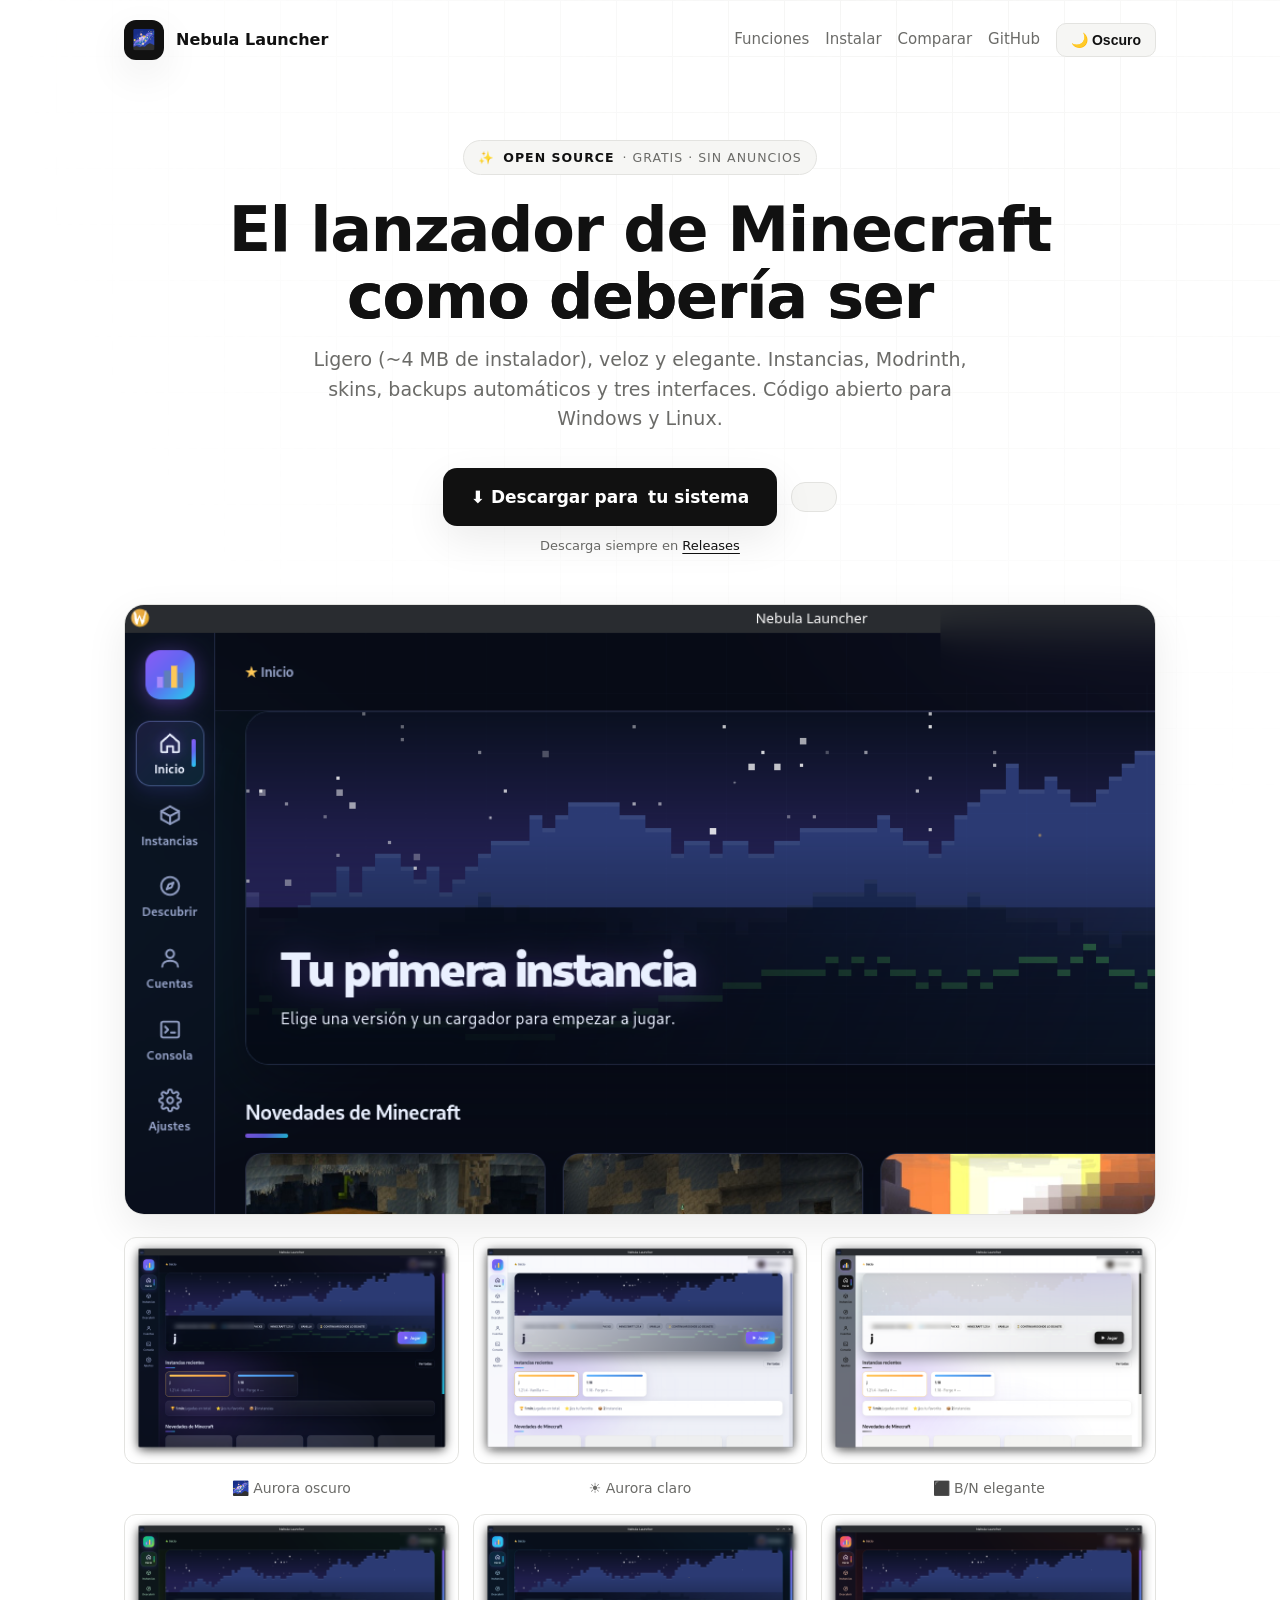
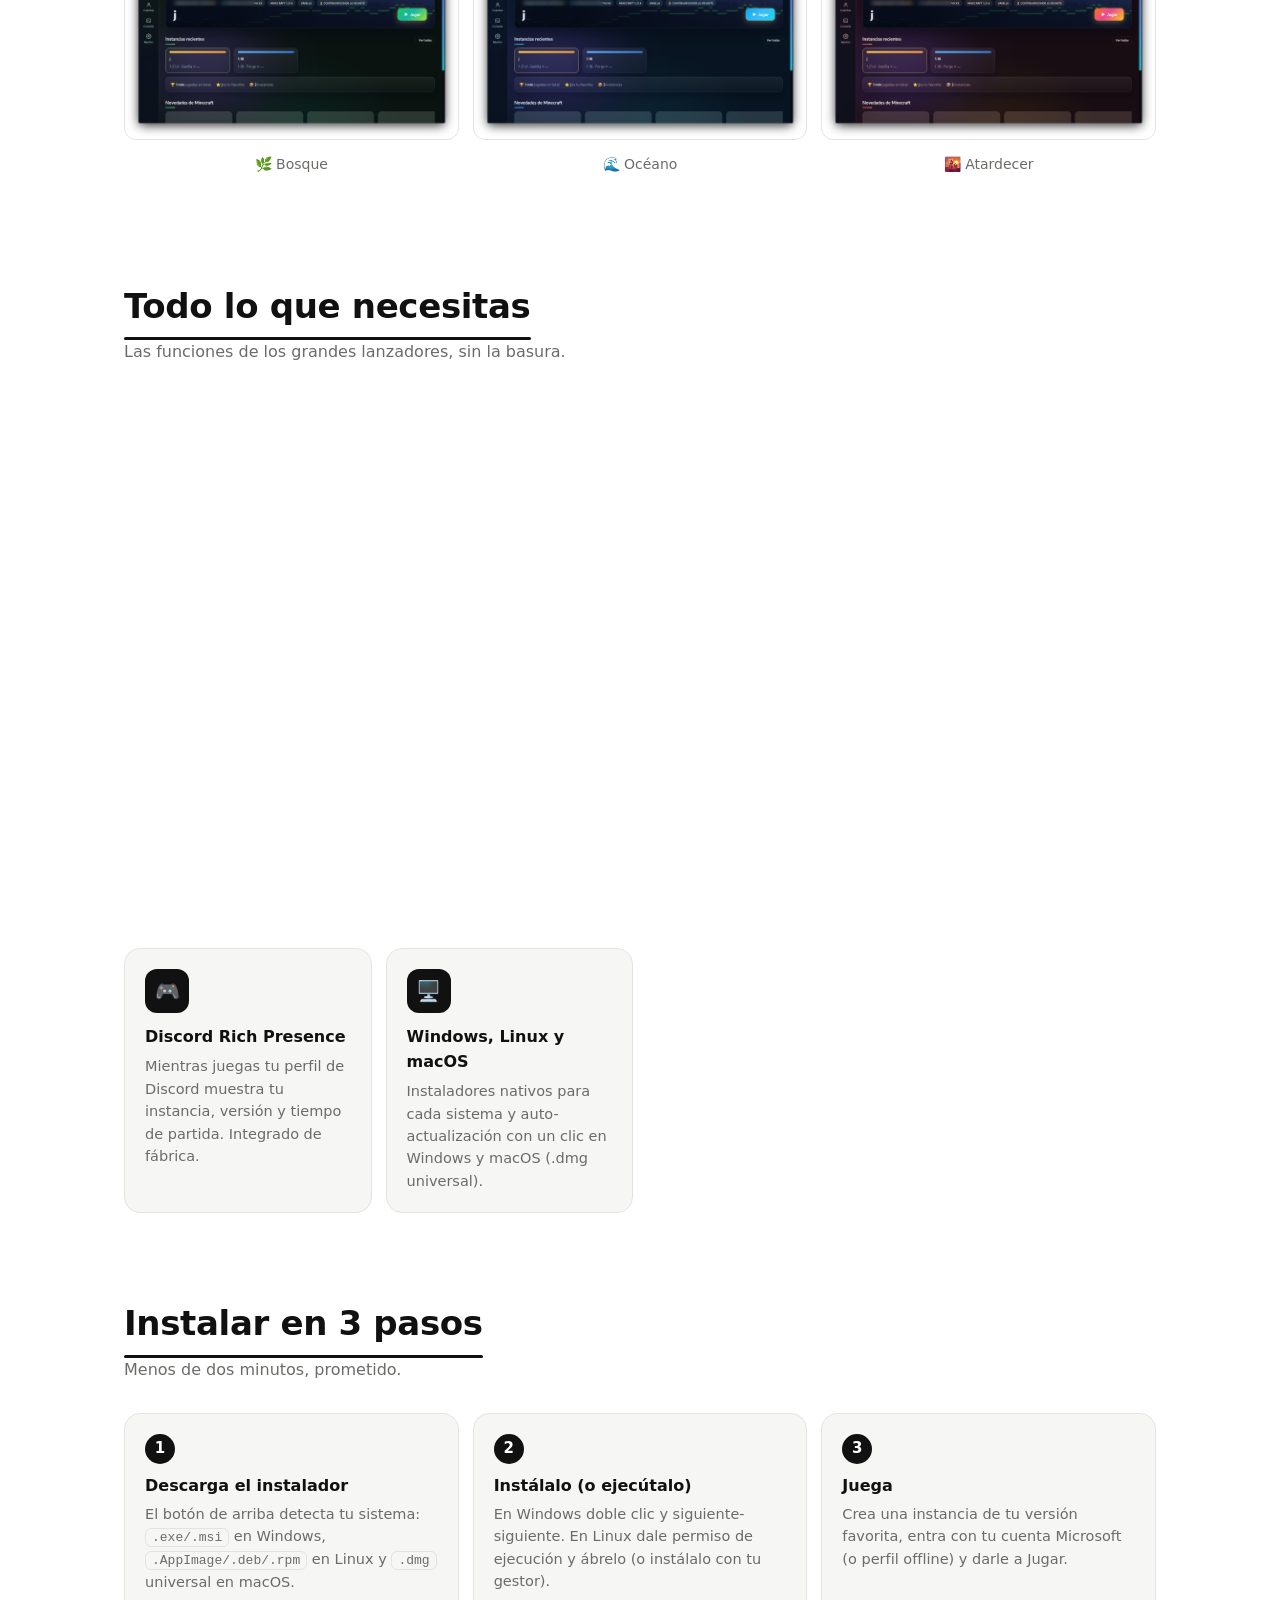
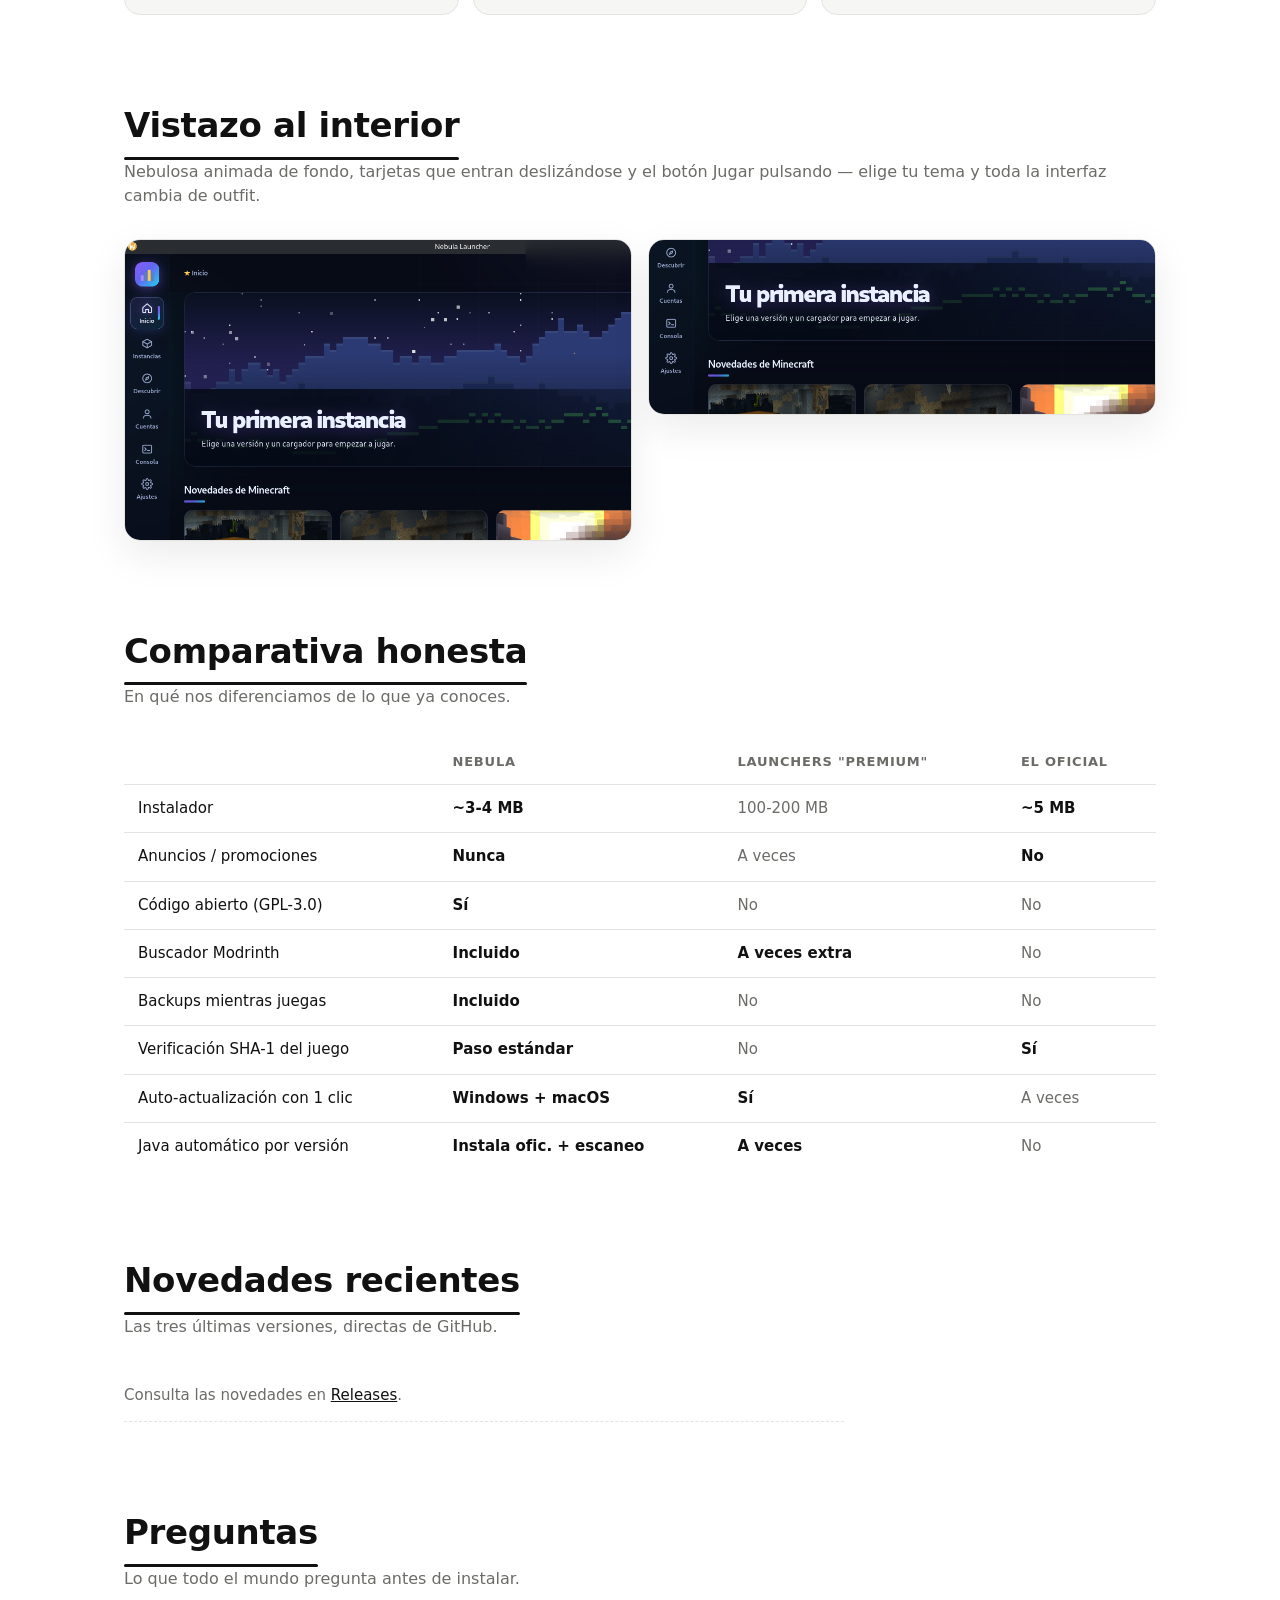
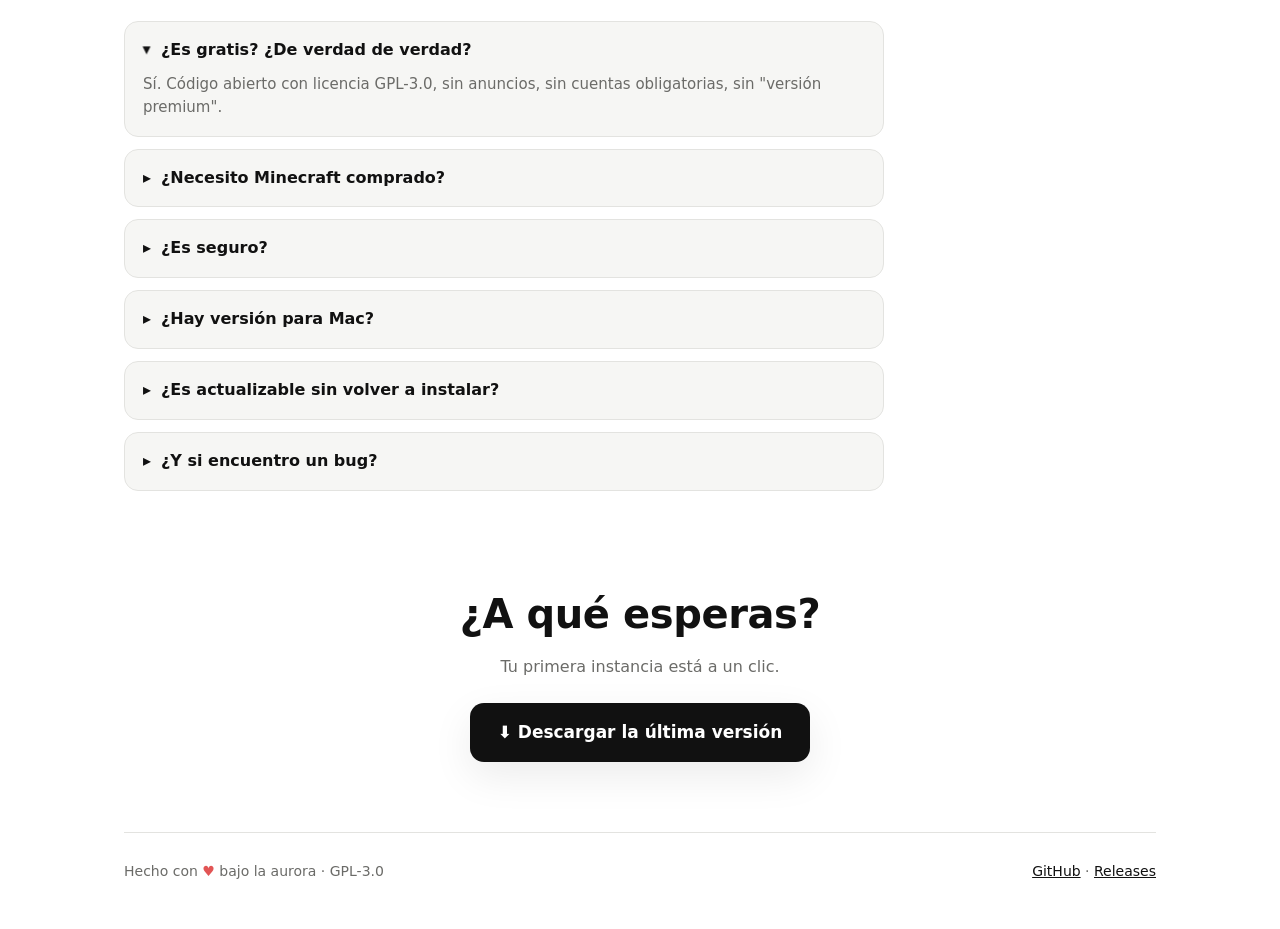
<file: docs/index.html>
<!doctype html>
<html lang="es">
<head>
<meta charset="utf-8">
<meta name="viewport" content="width=device-width, initial-scale=1">
<title>Nebula Launcher — Descargar</title>
<meta name="description" content="Nebula Launcher: lanzador de Minecraft Java de código abierto, ligero y rápido para Windows y Linux.">
<style>
  :root {
    --bg: #ffffff; --bg2: #fafafa; --panel: #f6f6f4;
    --text: #111111; --muted: #6b6b68; --line: #e3e3e0;
    --ink: #111111; --accent: #111111;
    --shadow: 0 14px 40px rgba(10,10,10,.08);
  }
  body.dark {
    --bg: #0e0e10; --bg2: #131316; --panel: #1a1a1d;
    --text: #f4f4f2; --muted: #9a9a96; --line: #26262a;
    --ink: #f4f4f2; --accent: #ffffff;
    --shadow: 0 14px 40px rgba(0,0,0,.5);
  }
  * { box-sizing: border-box; margin: 0; padding: 0; }
  html { scroll-behavior: smooth; }
  body {
    background: var(--bg); color: var(--text);
    font-family: "Segoe UI", "Cantarell", system-ui, sans-serif;
    line-height: 1.55; transition: background .25s, color .25s;
  }
  body::before {
    content: ""; position: fixed; inset: 0; pointer-events: none;
    background-image:
      linear-gradient(var(--line) 1px, transparent 1px),
      linear-gradient(90deg, var(--line) 1px, transparent 1px);
    background-size: 56px 56px; opacity: .35;
    mask-image: radial-gradient(ellipse at 70% 0%, black, transparent 70%);
    -webkit-mask-image: radial-gradient(ellipse at 70% 0%, black, transparent 70%);
  }
  .wrap { max-width: 1080px; margin: 0 auto; padding: 0 24px; position: relative; }

  nav { display: flex; align-items: center; gap: 16px; padding: 20px 0; }
  .logo { display: flex; align-items: center; gap: 12px; font-weight: 700; text-decoration: none; color: var(--text); }
  .logo .dot {
    width: 40px; height: 40px; border-radius: 12px; display: grid; place-items: center;
    background: var(--ink); color: var(--bg); font-size: 19px;
    box-shadow: var(--shadow);
  }
  .grow { flex: 1; }
  .navlink { color: var(--muted); text-decoration: none; font-size: 15px; transition: color .15s; }
  .navlink:hover { color: var(--text); }
  #theme-btn {
    border: 1px solid var(--line); background: var(--panel); color: var(--text);
    border-radius: 10px; padding: 8px 14px; cursor: pointer; font-weight: 600; font-size: 14px;
    transition: transform .15s, border-color .2s;
  }
  #theme-btn:hover { transform: translateY(-1px); border-color: var(--ink); }

  .hero { padding: 60px 0 40px; text-align: center; }
  .chip {
    display: inline-flex; align-items: center; gap: 8px;
    border: 1px solid var(--line); background: var(--panel);
    padding: 7px 14px; border-radius: 999px; font-size: 12.5px; color: var(--muted);
    text-transform: uppercase; letter-spacing: .08em;
  }
  .chip b { color: var(--text); }
  h1 { font-size: clamp(38px, 7vw, 62px); line-height: 1.08; margin: 22px 0 14px; letter-spacing: -.02em; }
  h1 .grad {
    color: var(--accent);
    background: linear-gradient(90deg, var(--text) 55%, var(--muted));
    -webkit-background-clip: text; background-clip: text;
  }
  .sub { color: var(--muted); font-size: clamp(16px, 2.5vw, 19px); max-width: 660px; margin: 0 auto; }

  .download { margin-top: 34px; display: flex; flex-wrap: wrap; gap: 14px; justify-content: center; align-items: center; }
  .btn {
    display: inline-flex; align-items: center; gap: 10px; text-decoration: none;
    color: var(--text); border: 1px solid var(--line); background: var(--panel);
    padding: 14px 22px; border-radius: 14px; font-weight: 600; font-size: 15.5px;
    transition: transform .16s ease, box-shadow .2s ease, border-color .2s, background .3s;
  }
  .btn:hover { transform: translateY(-2px); border-color: var(--ink); box-shadow: var(--shadow); }
  .btn.primary {
    background: var(--ink); color: var(--bg); border: none; font-size: 17px; padding: 16px 28px;
    box-shadow: var(--shadow); position: relative; overflow: hidden;
  }
  .btn.primary::after {
    content: ""; position: absolute; top: 0; left: -80%; width: 50%; height: 100%;
    background: linear-gradient(105deg, transparent, rgba(255,255,255,.18), transparent);
    transform: skewX(-20deg); transition: left .45s ease;
  }
  .btn.primary:hover::after { left: 130%; }
  .meta { color: var(--muted); font-size: 13px; margin-top: 10px; }
  .meta a { color: var(--text); text-decoration: underline; text-underline-offset: 3px; }

  code { background: var(--panel); border: 1px solid var(--line); border-radius: 6px; padding: 1px 6px; font-size: 13px; }

  .shot { margin-top: 48px; border-radius: 20px; overflow: hidden; border: 1px solid var(--line); box-shadow: var(--shadow); }
  .shot img { width: 100%; display: block; }

  section { padding: 64px 0 20px; }
  h2 { font-size: clamp(26px, 4vw, 34px); letter-spacing: -.01em; margin-bottom: 8px; }
  h2.underline { position: relative; display: inline-block; }
  h2.underline::after {
    content: ""; position: absolute; left: 0; right: 0; bottom: -8px; height: 3px;
    border-radius: 3px; background: var(--ink);
  }
  .lead { color: var(--muted); margin-bottom: 30px; }

  .features { display: grid; grid-template-columns: repeat(auto-fit, minmax(240px, 1fr)); gap: 14px; }
  .card {
    background: var(--panel); border: 1px solid var(--line); border-radius: 16px; padding: 20px;
    transition: transform .18s ease, border-color .2s;
    opacity: 0; transform: translateY(16px);
  }
  .card.in { animation: rise .45s ease forwards; }
  @keyframes rise { to { opacity: 1; transform: translateY(0); } }
  .card:hover { transform: translateY(-4px); border-color: var(--ink); }
  .card .ico {
    width: 44px; height: 44px; border-radius: 12px; display: grid; place-items: center;
    background: var(--ink); color: var(--bg); font-size: 20px; margin-bottom: 12px;
  }
  .card b { display: block; margin-bottom: 5px; }
  .card p { color: var(--muted); font-size: 14.5px; }

  .steps { display: grid; grid-template-columns: repeat(auto-fit, minmax(220px, 1fr)); gap: 14px; counter-reset: paso; }
  .step { background: var(--panel); border: 1px solid var(--line); border-radius: 16px; padding: 20px; counter-increment: paso; position: relative; }
  .step::before {
    content: counter(paso);
    width: 30px; height: 30px; border-radius: 50%; background: var(--ink); color: var(--bg);
    display: grid; place-items: center; font-weight: 700; margin-bottom: 10px; font-size: 15px;
  }
  .step b { display: block; margin-bottom: 4px; }
  .step p { color: var(--muted); font-size: 14.5px; }

  .shots2 { display: grid; grid-template-columns: repeat(auto-fit, minmax(300px, 1fr)); gap: 16px; }
  .shots2 img { width: 100%; border-radius: 16px; border: 1px solid var(--line); display: block; box-shadow: var(--shadow); }

  table { width: 100%; border-collapse: collapse; margin-top: 8px; font-size: 15px; }
  th, td { text-align: left; padding: 12px 14px; border-bottom: 1px solid var(--line); }
  th { color: var(--muted); font-size: 13px; text-transform: uppercase; letter-spacing: .06em; }
  tr:last-child td { border-bottom: none; }
  .yes { color: var(--text); font-weight: 700; }
  .no { color: var(--muted); }

  .log { max-width: 720px; }
  .log .item { display: flex; gap: 14px; padding: 14px 0; border-bottom: 1px dashed var(--line); align-items: baseline; }
  .log .tag {
    flex: 0 0 auto; font-family: ui-monospace, monospace; font-size: 13px; background: var(--panel);
    border: 1px solid var(--line); border-radius: 8px; padding: 3px 9px;
  }
  .log .item p { color: var(--muted); font-size: 15px; }
  .log .item p b { color: var(--text); }

  .faq { max-width: 760px; }
  details {
    background: var(--panel); border: 1px solid var(--line); border-radius: 14px;
    padding: 16px 18px; margin-bottom: 12px;
  }
  details summary { cursor: pointer; font-weight: 600; list-style: none; display: flex; align-items: center; gap: 10px; }
  details summary::before { content: "▸"; transition: transform .2s; }
  details[open] summary::before { transform: rotate(90deg); }
  details p { color: var(--muted); margin-top: 10px; font-size: 15px; }
  a { color: var(--text); }

  .cta { text-align: center; padding: 60px 0 30px; }
  .cta h2 { font-size: clamp(28px, 5vw, 40px); margin-bottom: 10px; }
  .cta .lead { margin-bottom: 24px; }

  footer {
    border-top: 1px solid var(--line); margin-top: 40px; padding: 28px 0 48px; color: var(--muted);
    font-size: 14px; display: flex; flex-wrap: wrap; gap: 12px; align-items: center; justify-content: space-between;
  }
  footer .heart { color: #e25555; }

  .temas-row { display: grid; grid-template-columns: repeat(3, 1fr); gap: 14px; margin-top: 22px; }
  .temas-row figure { margin: 0; }
  .temas-row img { width: 100%; border-radius: 12px; border: 1px solid var(--line, #333); transition: transform .2s ease, box-shadow .2s; }
  .temas-row img:hover { transform: scale(1.02); box-shadow: 0 10px 30px rgba(0,0,0,.35); }
  .temas-row figcaption { font-size: 14px; margin-top: 6px; color: var(--muted, #999); text-align: center; }
  @media (max-width: 860px) { .temas-row { grid-template-columns: 1fr; } }
</style>
</head>
<body>
<div class="wrap">
  <nav>
    <a class="logo" href="#"><span class="dot">🌌</span> Nebula Launcher</a>
    <span class="grow"></span>
    <a class="navlink" href="#funciones">Funciones</a>
    <a class="navlink" href="#instalar">Instalar</a>
    <a class="navlink" href="#comparar">Comparar</a>
    <a class="navlink" href="https://github.com/mclovin552/nebula-launcher">GitHub</a>
    <button id="theme-btn" aria-label="Cambiar tema">🌙 Oscuro</button>
  </nav>

  <header class="hero">
    <span class="chip">✨ <b id="ver">Open source</b> · gratis · sin anuncios</span>
    <h1>El lanzador de Minecraft<br><span class="grad">como debería ser</span></h1>
    <p class="sub">Ligero (~4 MB de instalador), veloz y elegante. Instancias, Modrinth, skins, backups automáticos y tres interfaces. Código abierto para Windows y Linux.</p>
    <div class="download" id="dl">
      <a class="btn primary" href="https://github.com/mclovin552/nebula-launcher/releases/latest" id="main-dl">⬇️ Descargar para <span id="os-name">tu sistema</span></a>
      <a class="btn" href="https://github.com/mclovin552/nebula-launcher/releases/latest" id="dash-dl" hidden></a>
    </div>
    <p class="meta" id="ver-info">Consultando la última versión… · <a href="https://github.com/mclovin552/nebula-launcher/releases">todas las versiones</a></p>
    <div class="shot"><img src="screenshot-home.png" alt="Nebula Launcher"></div>
  <div class="temas-row">
    <figure><img src="temas/tema-dark.png" alt="Tema Aurora oscuro"><figcaption>🌌 Aurora oscuro</figcaption></figure>
    <figure><img src="temas/tema-light.png" alt="Tema Aurora claro"><figcaption>☀️ Aurora claro</figcaption></figure>
    <figure><img src="temas/tema-contrast.png" alt="Tema Blanco y negro"><figcaption>⬛ B/N elegante</figcaption></figure>
    <figure><img src="temas/tema-forest.png" alt="Tema Bosque"><figcaption>🌿 Bosque</figcaption></figure>
    <figure><img src="temas/tema-oceano.png" alt="Tema Océano"><figcaption>🌊 Océano</figcaption></figure>
    <figure><img src="temas/tema-atardecer.png" alt="Tema Atardecer"><figcaption>🌇 Atardecer</figcaption></figure>
  </div>
  </header>

  <section id="funciones">
    <h2 class="underline">Todo lo que necesitas</h2>
    <p class="lead">Las funciones de los grandes lanzadores, sin la basura.</p>
    <div class="features">
      <div class="card"><div class="ico">📦</div><b>Gestión de instancias</b><p>Vanilla, Fabric, Quilt, Forge y NeoForge. Memoria, Java y argumentos por instancia, con presets de JVM.</p></div>
      <div class="card"><div class="ico">🧩</div><b>Modrinth integrado</b><p>Mods, modpacks, texturas y shaders con dependencias automáticas, actualizaciones y botón "Optimizar".</p></div>
      <div class="card"><div class="ico">🧵</div><b>Skins y capas</b><p>Armario con vista 3D y galería online paginada con buscador. Las skins sin conexión se ven de verdad en el juego — también en Windows.</p></div>
      <div class="card"><div class="ico">💾</div><b>Backups automáticos</b><p>Copias de tus mundos cada pocos minutos mientras juegas, con rotación. Se acabó perder tu casa.</p></div>
      <div class="card"><div class="ico">🖥️</div><b>Servidores con ping real</b><p>MOTD, jugadores y latencia en vivo, más lista de servidores populares y entrada rápida (quickPlay).</p></div>
      <div class="card"><div class="ico">🎨</div><b>Seis interfaces</b><p>Del Aurora púrpura al Bosque, Océano y Atardecer. Con nebulosa viva de fondo, tarjetas en cascada y botón Jugar con pulso.</p></div>

      <div class="card"><div class="ico">☕</div><b>Auto-Java real</b><p>Detecta el Java que necesita cada versión, lo trae oficial (Temurin) en 1 clic y escanea los que ya tengas. Chip de estado por instancia.</p></div>
      <div class="card"><div class="ico">🧳</div><b>Modpacks en 1 clic</b><p>Catálogo directo desde el inicio: eliges portada y el launcher arma la instancia completa con mods, config y Java.</p></div>
      <div class="card"><div class="ico">🎮</div><b>Discord Rich Presence</b><p>Mientras juegas tu perfil de Discord muestra tu instancia, versión y tiempo de partida. Integrado de fábrica.</p></div>
      <div class="card"><div class="ico">🖥️</div><b>Windows, Linux y macOS</b><p>Instaladores nativos para cada sistema y auto-actualización con un clic en Windows y macOS (.dmg universal).</p></div>    </div>
  </section>

  <section id="instalar">
    <h2 class="underline">Instalar en 3 pasos</h2>
    <p class="lead">Menos de dos minutos, prometido.</p>
    <div class="steps">
      <div class="step"><b>Descarga el instalador</b><p>El botón de arriba detecta tu sistema: <code>.exe/.msi</code> en Windows, <code>.AppImage/.deb/.rpm</code> en Linux y <code>.dmg</code> universal en macOS.</p></div>
      <div class="step"><b>Instálalo (o ejecútalo)</b><p>En Windows doble clic y siguiente-siguiente. En Linux dale permiso de ejecución y ábrelo (o instálalo con tu gestor).</p></div>
      <div class="step"><b>Juega</b><p>Crea una instancia de tu versión favorita, entra con tu cuenta Microsoft (o perfil offline) y darle a Jugar.</p></div>
    </div>
  </section>

  <section>
    <h2 class="underline">Vistazo al interior</h2>
    <p class="lead">Nebulosa animada de fondo, tarjetas que entran deslizándose y el botón Jugar pulsando — elige tu tema y toda la interfaz cambia de outfit.</p>
    <div class="shots2">
      <img src="screenshot-home.png" alt="Inicio con Aurora">
      <img src="screenshot-news.png" alt="Novedades de Minecraft">
    </div>
  </section>

  <section id="comparar">
    <h2 class="underline">Comparativa honesta</h2>
    <p class="lead">En qué nos diferenciamos de lo que ya conoces.</p>
    <table>
      <tr><th></th><th>Nebula</th><th>Launchers "premium"</th><th>El oficial</th></tr>
      <tr><td>Instalador</td><td class="yes">~3-4 MB</td><td class="no">100-200 MB</td><td class="yes">~5 MB</td></tr>
      <tr><td>Anuncios / promociones</td><td class="yes">Nunca</td><td class="no">A veces</td><td class="yes">No</td></tr>
      <tr><td>Código abierto (GPL-3.0)</td><td class="yes">Sí</td><td class="no">No</td><td class="no">No</td></tr>
      <tr><td>Buscador Modrinth</td><td class="yes">Incluido</td><td class="yes">A veces extra</td><td class="no">No</td></tr>
      <tr><td>Backups mientras juegas</td><td class="yes">Incluido</td><td class="no">No</td><td class="no">No</td></tr>
      <tr><td>Verificación SHA-1 del juego</td><td class="yes">Paso estándar</td><td class="no">No</td><td class="yes">Sí</td></tr>
      <tr><td>Auto-actualización con 1 clic</td><td class="yes">Windows + macOS</td><td class="yes">Sí</td><td class="no">A veces</td></tr>
      <tr><td>Java automático por versión</td><td class="yes">Instala ofic. + escaneo</td><td class="yes">A veces</td><td class="no">No</td></tr>
    </table>
  </section>

  <section class="log" id="nov">
    <h2 class="underline">Novedades recientes</h2>
    <p class="lead">Las tres últimas versiones, directas de GitHub.</p>
    <div id="changelog"><div class="item"><p>Cargando novedades…</p></div></div>
  </section>

  <section id="faq" class="faq">
    <h2 class="underline">Preguntas</h2>
    <p class="lead">Lo que todo el mundo pregunta antes de instalar.</p>
    <details open><summary>¿Es gratis? ¿De verdad de verdad?</summary><p>Sí. Código abierto con licencia GPL-3.0, sin anuncios, sin cuentas obligatorias, sin "versión premium".</p></details>
    <details><summary>¿Necesito Minecraft comprado?</summary><p>Puedes jugar con cuenta Microsoft si lo has comprado (el launcher lo verifica contra los servidores de Mojang), o crear un perfil offline para probar sin conexión.</p></details>
    <details><summary>¿Es seguro?</summary><p>Sí: el código entero es visible en GitHub, los archivos del juego se verifican con SHA-1 contra los servidores de Mojang y nada se instala fuera de su carpeta de datos.</p></details>
    <details><summary>¿Hay versión para Mac?</summary><p>Sí: descarga el .dmg universal (funciona en Apple Silicon e Intel). Como no está firmado con cuenta de desarrollador de pago, en la primera apertura macOS puede avisar: clic derecho sobre la app → <b>Abrir</b>, y listo.</p></details>
  <details><summary>¿Es actualizable sin volver a instalar?</summary><p>Sí: cuando hay versión nueva aparece un aviso pequeño dentro del launcher; en Windows y macOS se descarga e instala con un clic, sin pop-ups molestos.</p></details>
  <details><summary>¿Y si encuentro un bug?</summary><p>Abre un issue en GitHub o coméntalo en GitHub — hay versiones nuevas con frecuencia y los reportes se atienden.</p></details>
  </section>

  <section class="cta">
    <h2>¿A qué esperas?</h2>
    <p class="lead">Tu primera instancia está a un clic.</p>
    <a class="btn primary" href="https://github.com/mclovin552/nebula-launcher/releases/latest">⬇️ Descargar la última versión</a>
  </section>

  <footer>
    <span>Hecho con <span class="heart">♥</span> bajo la aurora · GPL-3.0</span>
    <span><a href="https://github.com/mclovin552/nebula-launcher">GitHub</a> · <a href="https://github.com/mclovin552/nebula-launcher/releases">Releases</a></span>
  </footer>
</div>

<script>
  const OS = (() => {
    const ua = navigator.userAgent;
    if (/Win/i.test(ua)) return 'windows';
    if (/Linux/i.test(ua) && !/Android/i.test(ua)) return 'linux';
    if (/Mac|iPhone|iPad/i.test(ua)) return 'mac';
    return 'otro';
  })();

  const themeBtn = document.getElementById('theme-btn');
  const applyThemePage = () => {
    const dark = localStorage.getItem('nebula-page-theme') === 'dark';
    document.body.classList.toggle('dark', dark);
    themeBtn.textContent = dark ? '☀️ Claro' : '🌙 Oscuro';
  };
  themeBtn.onclick = () => {
    localStorage.setItem('nebula-page-theme', localStorage.getItem('nebula-page-theme') === 'dark' ? 'light' : 'dark');
    applyThemePage();
  };
  if (window.matchMedia && window.matchMedia('(prefers-color-scheme: dark)').matches && !localStorage.getItem('nebula-page-theme')) {
    localStorage.setItem('nebula-page-theme', 'dark');
  }
  applyThemePage();

  fetch('https://api.github.com/repos/mclovin552/nebula-launcher/releases/latest')
    .then(r => r.ok ? r.json() : Promise.reject())
    .then(rel => {
      const v = (rel.tag_name || '').replace(/^v/, '');
      document.getElementById('ver').textContent = 'v' + v + ' es la última';
      const dlbase = 'https://github.com/mclovin552/nebula-launcher/releases/download/' + rel.tag_name + '/';
      const names = (rel.assets || []).map(a => a.name);
      const pick = (re) => {
        const hits = names.filter(n => re.test(n));
        hits.sort((a, b) => (b.includes('_' + v + '_') || b.includes('-' + v + '-') ? 1 : 0) - (a.includes('_' + v + '_') || a.includes('-' + v + '-') ? 1 : 0));
        return hits[0] || '';
      };
      let main = rel.html_url || '#';
      let dash = '';
      let oslabel = '';
      if (OS === 'windows') {
        oslabel = 'Windows';
        main = pick(/_x64-setup\.exe$/) ? dlbase + pick(/_x64-setup\.exe$/) : main;
        dash = pick(/_en-US\.msi$/) ? dlbase + pick(/_en-US\.msi$/) : '';
      } else if (OS === 'linux') {
        oslabel = 'Linux';
        main = pick(/_amd64\.AppImage$/) ? dlbase + pick(/_amd64\.AppImage$/) : main;
        dash = pick(/amd64\.deb$/) ? dlbase + pick(/amd64\.deb$/) : '';
      } else if (OS === 'mac') {
        oslabel = 'macOS';
        main = pick(/\.dmg$/) ? dlbase + pick(/\.dmg$/) : main;
        dash = '';
      }
      document.getElementById('os-name').textContent = oslabel || 'tu sistema';
      document.getElementById('main-dl').href = main;
      const q = document.getElementById('dash-dl');
      if (dash) { q.href = dash; q.textContent = 'Descargar formato alternativo'; q.hidden = false; } else { q.hidden = true; }
      document.getElementById('ver-info').innerHTML =
        'Versión ' + v + ' · Windows, Linux y macOS · <a href="' + (rel.html_url || '#') + '">ver notas del release</a>';
      document.title = 'Nebula Launcher v' + v + ' — Descargar';
    })
    .catch(() => {
      document.getElementById('ver-info').innerHTML =
        'Descarga siempre en <a href="https://github.com/mclovin552/nebula-launcher/releases/latest">Releases</a>';
    });

  fetch('https://api.github.com/repos/mclovin552/nebula-launcher/releases?per_page=3')
    .then(r => r.ok ? r.json() : Promise.reject())
    .then(list => {
      const box = document.getElementById('changelog');
      box.innerHTML = list.map(rel => {
        const tag = (rel.tag_name || '').replace(/^v/, '');
        const first = (rel.body || '').split('\n').filter(l => l.startsWith('- ')).slice(0, 2).join(' ').replace(/^-\s*/, '· ').replace(/\s-\s/g, ' · ');
        const when = new Date(rel.published_at).toLocaleDateString('es', { day: 'numeric', month: 'short' });
        return `<div class="item"><span class="tag">v${tag}</span><p><b>${when}</b> · ${first.slice(0, 220) || 'Mejoras y arreglos.'} <a href="${rel.html_url}">ver completo →</a></p></div>`;
      }).join('');
    })
    .catch(() => {
      document.getElementById('changelog').innerHTML =
        '<div class="item"><p>Consulta las novedades en <a href="https://github.com/mclovin552/nebula-launcher/releases">Releases</a>.</p></div>';
    });

  const io = new IntersectionObserver(es => es.forEach(e => { if (e.isIntersecting) e.target.classList.add('in'); }));
  document.querySelectorAll('.card').forEach((c, i) => { c.style.animationDelay = (i * 0.06) + 's'; io.observe(c); });
</script>
</body>
</html>
</file>
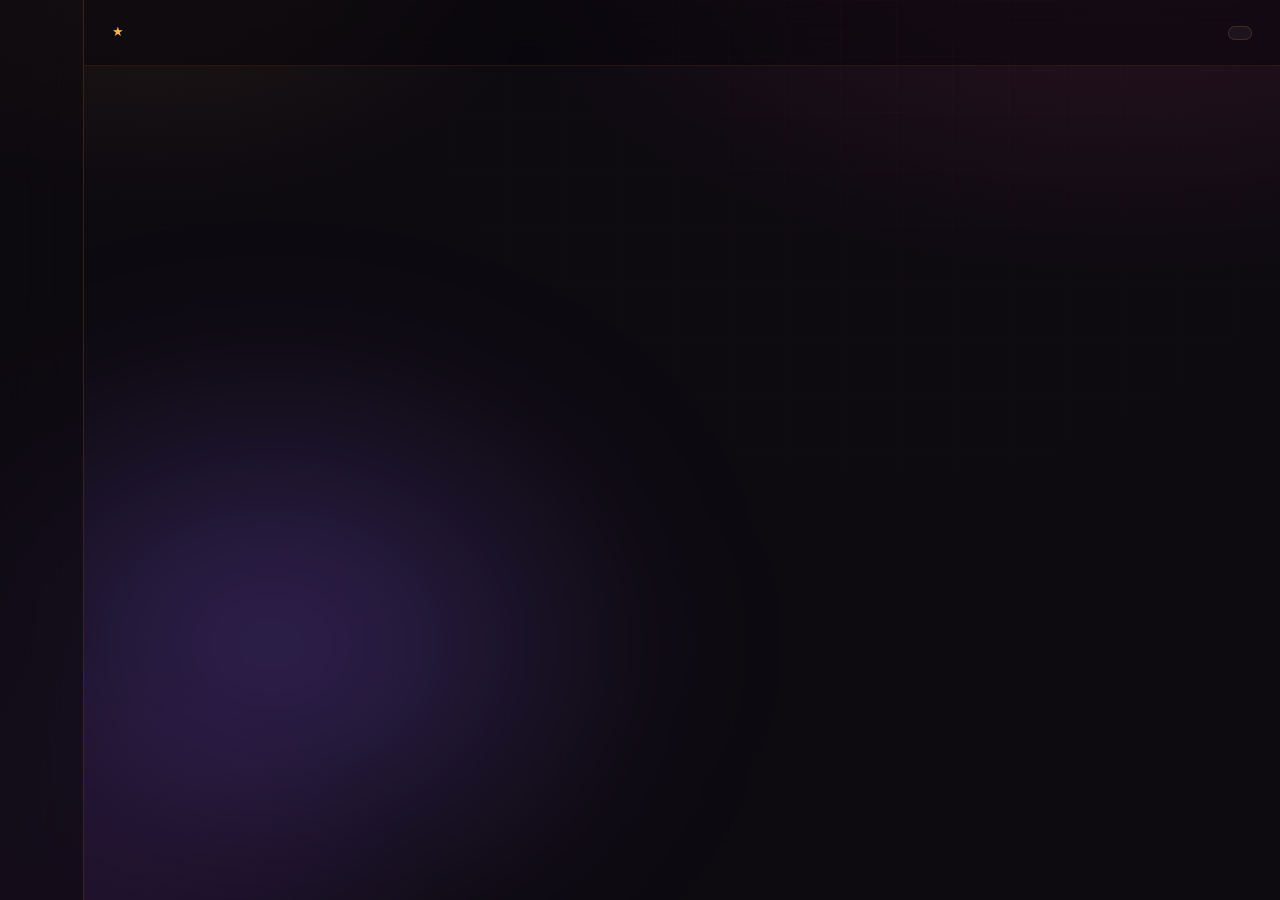
<file: ui/index.html>
<!doctype html>
<html lang="es">
<head>
<meta charset="utf-8">
<meta name="viewport" content="width=device-width, initial-scale=1">
<title>Nebula Launcher</title>
<link rel="stylesheet" href="style.css">
</head>
<body>
<div id="app">
  <nav id="rail" aria-label="Navegación principal"></nav>
  <main id="stage">
    <header id="topbar">
      <div id="crumb"></div>
      <button id="account-chip" data-act="nav" data-view="accounts" aria-label="Cuenta activa"></button>
    </header>
    <section id="view" tabindex="-1"></section>
  </main>
</div>
<button id="to-top" aria-label="Volver arriba">↑</button>
<div id="dock" hidden></div>
<div id="toasts" aria-live="polite"></div>
<div id="modal" hidden></div>
<script src="app.js"></script>
</body>
</html>
</file>
<file: ui/style.css>
:root {
  --bg: #0d0a10;
  --bg-2: #120e15;
  --surface: #1a1420;
  --raised: #241b2d;
  --line: #362a44;
  --text: #f4eff8;
  --muted: #a595b8;
  --glow: #ffb454;
  --glow-ink: #2a1400;
  --amethyst: #c084fc;
  --ok: #4ade80;
  --danger: #fb7185;
  --radius: 16px;
  --font: "Cantarell", "Noto Sans", "Inter", "Ubuntu", system-ui, sans-serif;
  color-scheme: dark;
}

* { box-sizing: border-box; margin: 0; padding: 0; }
html, body { height: 100%; }

body.light {
  --bg: #eef0f7;
  --bg-2: #ffffff;
  --surface: #ffffff;
  --raised: #f3f5fb;
  --line: #d7dcec;
  --text: #1a1d2e;
  --muted: #5f6683;
  --glow: #b78500;
  --glow-ink: #fffbe8;
  --amethyst: #8b5cf6;
  color-scheme: light;
}

#view > * { animation: rise 0.28s ease; }
@keyframes rise {
  from { opacity: 0; transform: translateY(8px); }
  to { opacity: 1; transform: translateY(0); }
}
.card.with-cover { position: relative; overflow: hidden; transition: transform 0.15s ease, box-shadow 0.15s ease; cursor: default; }
.card.with-cover:hover { transform: translateY(-2px); box-shadow: 0 8px 24px rgba(0, 0, 0, 0.25); }
.card.with-cover .cover { position: absolute; inset: 0; width: 100%; height: 100%; object-fit: cover; opacity: 0.30; }
.card.with-cover > :not(.cover) { position: relative; }
.card.with-cover.playing { box-shadow: 0 0 0 2px var(--ok), 0 6px 22px rgba(90, 209, 125, 0.18); }
body.light .card.with-cover:hover { box-shadow: 0 8px 22px rgba(20, 30, 70, 0.16); }
body {
  background:
    radial-gradient(1100px 640px at 88% -12%, rgba(255, 77, 157, 0.12), transparent 60%),
    radial-gradient(900px 560px at -8% 108%, rgba(180, 69, 255, 0.13), transparent 62%),
    radial-gradient(700px 460px at 12% -8%, rgba(255, 180, 84, 0.08), transparent 60%),
    var(--bg);
  background-attachment: fixed;
  color: var(--text);
  font-family: var(--font);
  font-size: 15px;
  line-height: 1.45;
  overflow: hidden;
  -webkit-font-smoothing: antialiased;
}
button, input, select, textarea { font: inherit; color: inherit; }
button { cursor: pointer; border: 0; background: none; }
:focus-visible { outline: 2px solid var(--glow); outline-offset: 2px; border-radius: 8px; }
::-webkit-scrollbar { width: 10px; height: 10px; }
::-webkit-scrollbar-thumb { background: var(--line); border-radius: 10px; border: 2px solid var(--bg); }

#app { display: grid; grid-template-columns: 84px 1fr; grid-template-rows: minmax(0, 1fr); height: 100%; }

#rail {
  background: var(--bg-2);
  border-right: 1px solid var(--line);
  display: flex;
  flex-direction: column;
  align-items: center;
  gap: 6px;
  padding: 16px 0;
  min-height: 0;
  overflow-y: auto;
}
.brand {
  width: 46px; height: 46px; border-radius: 12px; margin-bottom: 14px;
  background: var(--surface);
  display: grid; place-items: center;
}
.rail-btn {
  width: 64px; padding: 10px 0 8px; border-radius: 12px;
  display: flex; flex-direction: column; align-items: center; gap: 4px;
  color: var(--muted); font-size: 11.5px; font-weight: 600;
  transition: background .15s, color .15s;
}
.rail-btn svg { width: 22px; height: 22px; }
.rail-btn:hover { background: var(--surface); color: var(--text); }
.rail-btn.active { background: var(--raised); color: var(--glow); }
.rail-spacer { flex: 1; }

#stage { display: flex; flex-direction: column; min-width: 0; min-height: 0; height: 100%; }
#topbar {
  display: flex; align-items: center; justify-content: space-between;
  padding: 14px 28px; min-height: 66px;
}
#crumb { font-size: 13px; color: var(--muted); font-weight: 600; }
#account-chip {
  display: flex; align-items: center; gap: 10px;
  padding: 6px 14px 6px 6px; border-radius: 40px;
  background: var(--surface); border: 1px solid var(--line);
  font-weight: 600; transition: border-color .15s;
}
#account-chip:hover { border-color: var(--glow); }
#account-chip img { width: 30px; height: 30px; border-radius: 8px; image-rendering: pixelated; background: var(--raised); }

#view { flex: 1; overflow-y: auto; padding: 0 28px 40px; outline: none; }

h1 { font-size: 30px; font-weight: 800; letter-spacing: -0.02em; line-height: 1.1; }
h2 { font-size: 19px; font-weight: 700; letter-spacing: -0.01em; }
h3 { font-size: 15px; font-weight: 700; }
.muted { color: var(--muted); }
.row { display: flex; align-items: center; gap: 12px; }
.between { justify-content: space-between; }
.wrap { flex-wrap: wrap; }
.grow { flex: 1; min-width: 0; }
.stack { display: flex; flex-direction: column; gap: 14px; }

.btn {
  display: inline-flex; align-items: center; justify-content: center; gap: 8px;
  padding: 10px 20px; border-radius: 999px; font-weight: 700;
  background: var(--raised); border: 1px solid var(--line);
  transition: transform .1s, border-color .15s, background .15s;
}
.btn:hover { border-color: var(--muted); }
.btn:active { transform: translateY(1px); }
.btn svg { width: 18px; height: 18px; }
.btn.primary { background: var(--glow); color: var(--glow-ink); border-color: var(--glow); }
.btn.primary:hover { background: #ffd47a; }
.btn.danger { color: var(--danger); }
.btn.ghost { background: transparent; }
.btn.small { padding: 6px 14px; font-size: 13px; border-radius: 999px; }
.btn[disabled] { opacity: .5; pointer-events: none; }
.icon-btn { width: 36px; height: 36px; border-radius: 10px; display: grid; place-items: center; color: var(--muted); }
.icon-btn:hover { background: var(--raised); color: var(--text); }
.icon-btn svg { width: 18px; height: 18px; }

.field { display: flex; flex-direction: column; gap: 6px; }
.field > span { font-size: 13px; font-weight: 600; color: var(--muted); }
input[type=text], input[type=number], input[type=search], input[type=password], select, textarea {
  background: var(--bg); border: 1px solid var(--line); border-radius: 10px;
  padding: 10px 12px; width: 100%;
}
input:focus, select:focus, textarea:focus { border-color: var(--glow); outline: none; }
input[type=range] { width: 100%; accent-color: var(--glow); }
textarea { resize: vertical; min-height: 70px; }

.seg { display: inline-flex; background: var(--bg); border: 1px solid var(--line); border-radius: 12px; padding: 4px; gap: 2px; }
.seg button { padding: 7px 14px; border-radius: 9px; font-weight: 600; color: var(--muted); }
.seg button.on { background: var(--raised); color: var(--text); }

.chip {
  display: inline-flex; align-items: center; gap: 6px;
  padding: 3px 10px; border-radius: 20px; font-size: 12.5px; font-weight: 600;
  background: rgba(255,255,255,.08); backdrop-filter: blur(6px);
}

.hero {
  position: relative; border-radius: 22px; overflow: hidden;
  min-height: 330px; display: flex; align-items: flex-end;
  border: 1px solid var(--line);
}
.hero canvas { position: absolute; inset: 0; width: 100%; height: 100%; display: block; }
.hero-body { position: relative; padding: 32px; width: 100%; display: flex; align-items: flex-end; justify-content: space-between; gap: 20px; flex-wrap: wrap; }
.hero-title { text-shadow: 0 2px 18px rgba(8,12,24,.7); }
.hero h1 { font-size: 44px; }
.play {
  padding: 16px 46px; font-size: 18px; border-radius: 999px;
  box-shadow: 0 10px 30px rgba(255,200,87,.25);
}

.section { margin-top: 30px; }
.section > .row { margin-bottom: 14px; }

.grid { display: grid; grid-template-columns: repeat(auto-fill, minmax(260px, 1fr)); gap: 16px; }
.card {
  background: var(--surface); border: 1px solid var(--line); border-radius: var(--radius);
  padding: 16px; display: flex; flex-direction: column; gap: 10px; min-width: 0;
}
.card.pick { cursor: pointer; transition: border-color .15s; }
.card.pick:hover, .card.sel { border-color: var(--glow); }
.inst-top { height: 8px; border-radius: 6px; margin: -4px 0 4px; }
.inst-icon { height: auto; background: transparent; margin: -4px 0 4px; }
.inst-icon img { width: 100%; height: auto; display: block; border-radius: 6px; }
.srv-dot {
  width: 10px; height: 10px; border-radius: 50%;
  background: var(--danger); flex-shrink: 0; margin-right: 4px;
  font-size: 9px; line-height: 10px; text-align: center; color: var(--bg);
}
.srv-dot.on { background: var(--ok); }
.srv-dot.wait { background: var(--muted); }
.proj-icon { width: 72px; height: 72px; border-radius: 12px; background: var(--raised); object-fit: cover; flex-shrink: 0; }
.gallery { display: flex; gap: 10px; overflow-x: auto; padding-bottom: 6px; }
.gallery img { max-height: 170px; border-radius: 10px; border: 1px solid var(--line); }
.detail-body {
  white-space: pre-wrap; background: var(--bg-2); border: 1px solid var(--line);
  border-radius: 10px; padding: 14px; max-height: 320px; overflow: auto; font-size: 13.5px;
}
.icon-preview { width: 48px; height: 48px; border-radius: 10px; background: var(--raised); object-fit: cover; }

/* armario de skins y capas */
.skin-canvas { width: 52px; height: 104px; image-rendering: pixelated; background: var(--bg-2); border-radius: 8px; border: 1px solid var(--line); flex-shrink: 0; }

.skin-cube-wrap { width: 52px; height: 52px; perspective: 260px; flex-shrink: 0; }
.skin-cube { width: 52px; height: 52px; position: relative; transform-style: preserve-3d; animation: skin-spin 7s linear infinite; }
.skin-cube i { position: absolute; width: 52px; height: 52px; background-image: var(--tex); background-size: 416px 416px; background-repeat: no-repeat; image-rendering: pixelated; backface-visibility: hidden; box-shadow: inset 0 0 0 1px rgba(255, 255, 255, 0.06); }
.skin-cube .f0 { transform: translateZ(26px); background-position: -64px -64px; }
.skin-cube .f1 { transform: rotateY(180deg) translateZ(26px); background-position: -192px -64px; }
.skin-cube .f2 { transform: rotateY(90deg) translateZ(26px); background-position: -128px -64px; }
.skin-cube .f3 { transform: rotateY(-90deg) translateZ(26px); background-position: 0 -64px; }
.skin-cube .f4 { transform: rotateX(90deg) translateZ(26px); background-position: -64px 0; }
.skin-cube .f5 { transform: rotateX(-90deg) translateZ(26px); background-position: -128px 0; }
@keyframes skin-spin {
  from { transform: rotateX(-16deg) rotateY(0deg); }
  to { transform: rotateX(-16deg) rotateY(360deg); }
}
.cape-canvas { width: 44px; height: 70px; image-rendering: pixelated; background: var(--bg-2); border-radius: 8px; border: 1px solid var(--line); flex-shrink: 0; }
.a0 { background: linear-gradient(90deg,#ffc857,#ff9f43); }
.a1 { background: linear-gradient(90deg,#a78bfa,#6d5bd0); }
.a2 { background: linear-gradient(90deg,#5ad17d,#2f9e5c); }
.a3 { background: linear-gradient(90deg,#5fb4ff,#3b7dd8); }
.a4 { background: linear-gradient(90deg,#ff7a7a,#d94b6b); }
.a5 { background: linear-gradient(90deg,#4fe0d0,#2aa5a0); }
.ellipsis { overflow: hidden; text-overflow: ellipsis; white-space: nowrap; }
.clamp { display: -webkit-box; -webkit-line-clamp: 3; -webkit-box-orient: vertical; overflow: hidden; color: var(--muted); font-size: 13.5px; }

.news { display: grid; grid-auto-flow: column; grid-auto-columns: 280px; gap: 16px; overflow-x: auto; padding-bottom: 8px; }
.news .card { padding: 0; overflow: hidden; }
.news img { width: 100%; height: 130px; object-fit: cover; background: var(--raised); }
.news .card > div { padding: 12px 14px 14px; display: flex; flex-direction: column; gap: 6px; }

.mod { display: grid; grid-template-columns: 56px 1fr; gap: 14px; align-items: start; }
.mod img, .mod .ph { width: 56px; height: 56px; border-radius: 12px; background: var(--raised); object-fit: cover; }
.mod .ph { display: grid; place-items: center; color: var(--muted); }

.list { display: flex; flex-direction: column; gap: 8px; }
.sheet .list {
  max-height: calc(88vh - 190px);
  min-height: 160px;
  overflow-y: auto;
  padding-right: 6px;
}
.sheet .list .item { flex: 0 0 auto; }
.item {
  display: flex; align-items: center; gap: 12px; padding: 10px 14px;
  background: var(--surface); border: 1px solid var(--line); border-radius: 12px;
}
.item.off { opacity: .55; }
.item img.skin { width: 38px; height: 38px; border-radius: 9px; image-rendering: pixelated; background: var(--raised); }

.empty {
  border: 1px dashed var(--line); border-radius: var(--radius);
  padding: 40px 20px; text-align: center; color: var(--muted);
  display: flex; flex-direction: column; align-items: center; gap: 12px;
}

.tabs { display: flex; gap: 6px; flex-wrap: wrap; margin: 18px 0; }
.tab { padding: 8px 16px; border-radius: 10px; font-weight: 700; color: var(--muted); background: var(--surface); border: 1px solid transparent; }
.tab.on { color: var(--glow); border-color: var(--glow); }

.toolbar { display: flex; gap: 10px; flex-wrap: wrap; align-items: center; }
.toolbar input[type=search] { flex: 1; min-width: 220px; }
.toolbar select { width: auto; min-width: 150px; }

#dock {
  position: fixed; left: 108px; right: 24px; bottom: 20px; z-index: 40;
  background: var(--surface); border: 1px solid var(--glow); border-radius: 14px;
  padding: 12px 16px; box-shadow: 0 14px 40px rgba(0,0,0,.45);
}
.bar { height: 8px; background: var(--bg); border-radius: 8px; overflow: hidden; margin-top: 8px; }
.bar > i { display: block; height: 100%; width: 0; background: linear-gradient(90deg, var(--amethyst), var(--glow)); transition: width .15s; }
.bar.indet > i { width: 35%; animation: slide 1.1s ease-in-out infinite alternate; }
@keyframes slide { from { margin-left: 0; } to { margin-left: 65%; } }

#toasts { position: fixed; top: 18px; right: 18px; z-index: 90; display: flex; flex-direction: column; gap: 10px; max-width: 420px; }
.toast {
  background: var(--raised); border: 1px solid var(--line); border-left: 4px solid var(--amethyst);
  border-radius: 12px; padding: 12px 16px; box-shadow: 0 10px 30px rgba(0,0,0,.4);
  animation: pop .18s ease-out;
}
.toast.err { border-left-color: var(--danger); }
.toast.ok { border-left-color: var(--ok); }
@keyframes pop { from { transform: translateY(-8px); opacity: 0; } to { transform: none; opacity: 1; } }

#modal { position: fixed; inset: 0; z-index: 70; background: rgba(5,9,18,.72); display: grid; grid-template-columns: minmax(0, 1fr); grid-template-rows: minmax(0, 1fr); place-items: center; padding: 24px; overflow-y: auto; }
#modal[hidden], #dock[hidden] { display: none; }
.sheet {
  width: min(620px, 100%); max-height: 88vh; overflow-y: auto;
  background: var(--surface); border: 1px solid var(--line); border-radius: 20px; padding: 24px;
  animation: pop .18s ease-out;
}
.sheet.wide { width: min(860px, 100%); }
.sheet > header { display: flex; align-items: center; justify-content: space-between; margin-bottom: 18px; }
.sheet footer { display: flex; justify-content: flex-end; gap: 10px; margin-top: 22px; }
.code {
  font-size: 38px; font-weight: 800; letter-spacing: .18em; text-align: center;
  background: var(--bg); border: 1px dashed var(--glow); border-radius: 14px; padding: 18px; color: var(--glow);
  user-select: all;
}

.console {
  background: #080d18; border: 1px solid var(--line); border-radius: var(--radius);
  padding: 14px; height: calc(100vh - 250px); min-height: 280px; overflow: auto;
  font-family: "JetBrains Mono", "DejaVu Sans Mono", monospace; font-size: 12.5px; line-height: 1.55; white-space: pre-wrap; word-break: break-all;
}
.console .w { color: var(--glow); }
.console .e { color: var(--danger); }

.mem-val { font-weight: 800; color: var(--glow); }
.two { display: grid; grid-template-columns: 1fr 1fr; gap: 14px; }
.panel { background: var(--surface); border: 1px solid var(--line); border-radius: var(--radius); padding: 20px; }

@media (max-width: 900px) {
  #app { grid-template-columns: 64px 1fr; }
  .rail-btn { width: 54px; font-size: 0; }
  .two { grid-template-columns: 1fr; }
  #dock { left: 80px; }
}
@media (prefers-reduced-motion: reduce) {
  * { animation: none !important; transition: none !important; }
}

.swatch { width: 32px; height: 32px; border-radius: 9px; border: 2px solid transparent; }
.swatch.on { border-color: var(--text); }
.item .skin { flex: none; }

/* = AURORA THEME = */
:root {
  --bg: #0d0a10;
  --bg-2: #120e15;
  --surface: rgba(255, 255, 255, 0.045);
  --raised: rgba(255, 255, 255, 0.08);
  --line: rgba(255, 138, 61, 0.18);
  --text: #f4eff8;
  --muted: #a595b8;
  --glow: #ffb454;
  --glow-ink: #2a1400;
  --aurora: linear-gradient(135deg, #ff8a3d 0%, #ff4d9d 45%, #b445ff 100%);
  --aurora-soft: linear-gradient(135deg, rgba(255, 138, 61, 0.14), rgba(180, 69, 255, 0.10));
  --glass-shadow: 0 16px 48px rgba(3, 6, 18, 0.55);
  --radius: 16px;
}

body {
  background:
    radial-gradient(1100px 640px at 88% -12%, rgba(255, 77, 157, 0.14), transparent 60%),
    radial-gradient(900px 560px at -8% 108%, rgba(180, 69, 255, 0.15), transparent 62%),
    radial-gradient(700px 460px at 12% -8%, rgba(255, 180, 84, 0.09), transparent 60%),
    var(--bg);
  background-attachment: fixed;
}

::-webkit-scrollbar { width: 14px; height: 14px; }
::-webkit-scrollbar-track {
  background: rgba(4, 8, 18, 0.55);
  border-left: 1px solid rgba(255, 138, 61, 0.14);
}
::-webkit-scrollbar-thumb {
  background: linear-gradient(180deg, #ff8a3d, #b445ff);
  border-radius: 4px;
  border: 3px solid transparent;
  background-clip: padding-box;
  min-height: 44px;
}
::-webkit-scrollbar-thumb:hover { filter: brightness(1.2); }
::-webkit-scrollbar-corner { background: rgba(4, 8, 18, 0.55); }
body.light ::-webkit-scrollbar-track { background: rgba(30, 40, 80, 0.08); border-left: 1px solid rgba(30, 40, 80, 0.12); }
body.light ::-webkit-scrollbar-thumb { background: rgba(50, 65, 120, 0.5); border-radius: 4px; border: 3px solid transparent; background-clip: padding-box; }
body.light ::-webkit-scrollbar-thumb:hover { background: rgba(50, 65, 120, 0.7); }

#rail {
  background: rgba(13, 10, 16, 0.62);
  border-right: 1px solid var(--line);
  backdrop-filter: blur(18px);
  -webkit-backdrop-filter: blur(18px);
}
.brand {
  background: var(--aurora);
  box-shadow: 0 4px 20px rgba(255, 77, 157, 0.4);
  border-radius: 14px;
}
.rail-btn { border-radius: 14px; transition: background 0.18s, color 0.18s, transform 0.12s; }
.rail-btn:hover { background: var(--surface); color: var(--text); transform: translateY(-1px); }
.rail-btn.active {
  background: var(--aurora-soft);
  color: var(--text);
  box-shadow: inset 0 0 0 1px rgba(255, 138, 61, 0.55), 0 6px 18px rgba(180, 69, 255, 0.18);
}

#topbar {
  background: rgba(9, 7, 11, 0.55);
  backdrop-filter: blur(16px);
  -webkit-backdrop-filter: blur(16px);
  border-bottom: 1px solid var(--line);
}
#account-chip { background: var(--surface); border: 1px solid var(--line); transition: border-color 0.15s, box-shadow 0.15s; }
#account-chip:hover { border-color: rgba(255, 138, 61, 0.4); box-shadow: 0 0 0 3px rgba(255, 77, 157, 0.12); }

.card {
  background: var(--surface);
  border: 1px solid var(--line);
  border-radius: var(--radius);
}
.card:hover { border-color: rgba(255, 138, 61, 0.3); }
.panel {
  background: var(--surface);
  border: 1px solid var(--line);
  border-radius: var(--radius);
}

.btn {
  background: var(--surface);
  border: 1px solid var(--line);
  border-radius: 11px;
  transition: border-color 0.15s, transform 0.12s, box-shadow 0.15s, background 0.15s;
}
.btn:hover { border-color: rgba(255, 138, 61, 0.45); transform: translateY(-1px); }
.btn.primary {
  background: var(--aurora);
  color: #f8faff;
  border-color: transparent;
  box-shadow: 0 4px 16px rgba(255, 77, 157, 0.32);
}
.btn.primary:hover { filter: brightness(1.1); box-shadow: 0 6px 22px rgba(255, 77, 157, 0.45); }

input, select, textarea {
  border-radius: 11px;
  border: 1px solid var(--line);
  background: rgba(4, 8, 18, 0.5);
}
input:focus, select:focus, textarea:focus {
  border-color: #ff4d9d;
  box-shadow: 0 0 0 3px rgba(255, 77, 157, 0.16);
  outline: none;
}

.chip {
  background: var(--raised);
  border: 1px solid var(--line);
  border-radius: 30px;
}
.tabs .tab {
  border-radius: 30px;
  border: 1px solid var(--line);
  background: transparent;
  padding: 7px 15px;
  transition: background 0.15s, color 0.15s, box-shadow 0.15s;
}
.tabs .tab:hover { background: var(--surface); color: var(--text); }
.tabs .tab.on {
  background: var(--aurora);
  color: #f8faff;
  box-shadow: 0 3px 12px rgba(255, 77, 157, 0.32);
}

.hero { border-radius: 26px; overflow: hidden; border: 1px solid var(--line); box-shadow: 0 20px 60px rgba(255, 77, 157, 0.10); }
.hero-body {
  background: linear-gradient(180deg, rgba(4, 8, 18, 0.05), rgba(4, 8, 18, 0.65));
}
.btn.play {
  box-shadow: 0 8px 28px rgba(255, 138, 61, 0.4);
}

#modal { background: rgba(3, 6, 14, 0.6) !important; backdrop-filter: blur(10px); -webkit-backdrop-filter: blur(10px); }
body.light #modal { background: rgba(120, 130, 160, 0.4) !important; }
.sheet {
  background: #150f1b;
  border: 1px solid var(--line);
  border-radius: 20px;
  box-shadow: var(--glass-shadow);
}
body.light .sheet { background: #ffffff; color: var(--text); }

.srv-dot { box-shadow: 0 0 8px rgba(90, 209, 125, 0.6); }
.srv-dot.wait { box-shadow: 0 0 8px rgba(255, 138, 61, 0.55); }
.srv-dot.off { box-shadow: none; }

.bar { background: rgba(4, 8, 18, 0.55); border: 1px solid var(--line); }
.bar > i { background: var(--aurora); }

body.light {
  --surface: rgba(15, 23, 42, 0.04);
  --raised: rgba(15, 23, 42, 0.07);
  --line: rgba(30, 41, 80, 0.14);
  --glass-shadow: 0 14px 42px rgba(30, 41, 80, 0.16);
}
body.light { background:
  radial-gradient(900px 520px at 85% -10%, rgba(139, 92, 246, 0.10), transparent 60%),
  radial-gradient(760px 480px at -10% 30%, rgba(34, 211, 238, 0.08), transparent 62%),
  var(--bg);
  background-attachment: fixed;
}
body.light #rail { background: rgba(255, 255, 255, 0.65); }
body.light #topbar { background: rgba(255, 255, 255, 0.6); }
body.light input, body.light select, body.light textarea { background: #ffffff; }
body.light .hero-body { background: linear-gradient(180deg, rgba(255, 255, 255, 0.1), rgba(46, 55, 90, 0.35)); }
body.light .hero-title { text-shadow: none; }
body.light .card.with-cover .cover { opacity: 0.45; }

.empty { text-align: center; }
.empty h3 { font-size: 22px; }

body { color-scheme: dark; }

.section { position: relative; }
.section + .section { margin-top: 34px; }

.item {
  background: var(--surface);
  border: 1px solid transparent;
  border-radius: 14px;
  transition: background 0.15s, border-color 0.15s;
}
.item:hover { background: var(--raised); border-color: var(--line); }

.console {
  background: rgba(6, 4, 9, 0.85) !important;
  border: 1px solid rgba(74, 222, 128, 0.25);
  box-shadow: inset 0 0 40px rgba(90, 209, 125, 0.05), 0 10px 30px rgba(3, 6, 18, 0.4);
  font-family: "JetBrains Mono", "Fira Code", "DejaVu Sans Mono", monospace;
  font-size: 12.5px;
}
body.light .console { background: #f7f8fc !important; }

.toast { backdrop-filter: blur(14px); -webkit-backdrop-filter: blur(14px); }
body:not(.light) .toast { background: rgba(26, 16, 32, 0.92) !important; }

#dock {
  background: rgba(18, 14, 21, 0.85) !important;
  backdrop-filter: blur(20px);
  -webkit-backdrop-filter: blur(20px);
  border: 1px solid var(--line);
  border-radius: 18px 18px 0 0;
  box-shadow: 0 -12px 40px rgba(3, 6, 18, 0.5);
}
body.light #dock { background: rgba(255, 255, 255, 0.85) !important; }

h1::after, h2::after { content: none; }
.rail-btn::after {
  content: "";
  position: absolute;
  right: 8px; top: 50%;
  width: 4px; height: 26px;
  border-radius: 4px;
  background: var(--aurora);
  opacity: 0;
  transform: translateY(-50%);
  transition: opacity 0.18s;
}
.rail-btn { position: relative; }
.rail-btn.active::after { opacity: 1; }

.sheet {
  animation: sheet-in 0.22s cubic-bezier(0.2, 0.9, 0.3, 1.2);
}
@keyframes sheet-in {
  from { opacity: 0; transform: translateY(26px) scale(0.98); }
  to { opacity: 1; transform: translateY(0) scale(1); }
}

.toast { animation: toast-in 0.3s cubic-bezier(0.2, 0.9, 0.3, 1.3); }
@keyframes toast-in {
  from { opacity: 0; transform: translateY(14px); }
  to { opacity: 1; transform: translateY(0); }
}

.btn.primary.play { border-radius: 14px; padding: 12px 26px; }

.empty {
  background: var(--surface);
  border: 1px dashed var(--line);
  border-radius: var(--radius);
  padding: 34px 24px;
}

.progress-chip { font-variant-numeric: tabular-nums; }

#view.panning { cursor: all-scroll !important; user-select: none; }

/* ~ detalles hechos a mano ~ */
.news::-webkit-scrollbar,
.gallery::-webkit-scrollbar { height: 5px; }
.news::-webkit-scrollbar-thumb,
.gallery::-webkit-scrollbar-thumb { background: rgba(255, 138, 61, 0.28); }
.news::-webkit-scrollbar-thumb:hover,
.gallery::-webkit-scrollbar-thumb:hover { background: rgba(255, 138, 61, 0.5); }

h2::after {
  content: "";
  display: block;
  width: 40px;
  height: 4px;
  margin-top: 6px;
  border-radius: 3px;
  background: var(--aurora);
  opacity: 0.85;
}

.chip {
  font-size: 11px;
  font-weight: 700;
  letter-spacing: 0.06em;
  text-transform: uppercase;
  padding: 4px 10px;
}

.hero h1 {
  font-size: clamp(30px, 5vw, 46px);
  font-weight: 900;
  letter-spacing: -0.03em;
}
.hero-title span {
  letter-spacing: 0.02em;
}

.card h3 { letter-spacing: -0.01em; }

.news .card img { height: 150px; width: 100%; object-fit: cover; display: block; }
.news .card .stack { padding: 14px 16px 16px; }

button:focus-visible, input:focus-visible, [data-act]:focus-visible {
  outline: 2px solid var(--amethyst);
  outline-offset: 2px;
}

.muted { letter-spacing: 0.01em; }

.rail-btn span { letter-spacing: 0.02em; }

#crumb::before {
  content: "★ ";
  color: var(--glow);
}

body:not(.light) #topbar { border-bottom-color: rgba(255, 138, 61, 0.10); }

/* ~ aurora iii ~ */

body::after {
  content: "";
  position: fixed;
  inset: 0;
  pointer-events: none;
  background-image:
    linear-gradient(rgba(255, 138, 61, 0.02) 1px, transparent 1px),
    linear-gradient(90deg, rgba(255, 138, 61, 0.02) 1px, transparent 1px);
  background-size: 56px 56px;
  mask-image: radial-gradient(ellipse at 70% 0%, black, transparent 75%);
  -webkit-mask-image: radial-gradient(ellipse at 70% 0%, black, transparent 75%);
}

.card,
.panel {
  background: linear-gradient(180deg, rgba(255, 255, 255, 0.065), rgba(255, 255, 255, 0.02));
  box-shadow:
    inset 0 1px 0 rgba(255, 255, 255, 0.09),
    0 10px 30px rgba(3, 6, 18, 0.35);
}
body.light .card, body.light .panel {
  background: #ffffff;
  box-shadow: inset 0 1px 0 #ffffff, 0 8px 26px rgba(30, 41, 80, 0.10);
}

.grid > .card,
.news > .card {
  animation: rise 0.4s ease backwards;
}
.grid > .card:nth-child(1) { animation-delay: 0.03s; }
.grid > .card:nth-child(2) { animation-delay: 0.08s; }
.grid > .card:nth-child(3) { animation-delay: 0.13s; }
.grid > .card:nth-child(4) { animation-delay: 0.18s; }
.grid > .card:nth-child(5) { animation-delay: 0.23s; }
.grid > .card:nth-child(6) { animation-delay: 0.28s; }
.news > .card:nth-child(1) { animation-delay: 0.05s; }
.news > .card:nth-child(2) { animation-delay: 0.12s; }
.news > .card:nth-child(3) { animation-delay: 0.19s; }
.news > .card:nth-child(4) { animation-delay: 0.26s; }

.btn.primary { position: relative; overflow: hidden; }
.btn.primary::after {
  content: "";
  position: absolute;
  top: 0; left: -80%;
  width: 50%; height: 100%;
  background: linear-gradient(105deg, transparent, rgba(255, 255, 255, 0.45), transparent);
  transform: skewX(-20deg);
  transition: left 0.45s ease;
  pointer-events: none;
}
.btn.primary:hover::after { left: 130%; }

.hero { box-shadow: 0 20px 60px rgba(3, 6, 18, 0.5); position: relative; }
.hero .hero-cover {
  position: absolute;
  inset: 0;
  width: 100%;
  height: 100%;
  object-fit: cover;
  opacity: 0.55;
}
.hero.with-cover canvas { opacity: 0.55; }
.hero .hero-body {
  background: linear-gradient(115deg, rgba(4, 8, 18, 0.82) 25%, rgba(4, 8, 18, 0.35) 70%, rgba(4, 8, 18, 0.15));
}
body.light .hero .hero-body {
  background: linear-gradient(115deg, rgba(255, 255, 255, 0.8), rgba(240, 243, 252, 0.35));
}
.hero h1 {
  text-shadow: 0 4px 30px rgba(139, 92, 246, 0.35);
}

.btn.play::after {
  content: "";
  position: absolute;
  inset: -6px;
  border-radius: inherit;
  background: transparent;
  box-shadow: 0 0 24px rgba(255, 138, 61, 0.3);
  opacity: 0;
  transition: opacity 0.2s;
}
.btn.play { position: relative; }
.btn.play:hover::after { opacity: 1; }

.sheet center { text-align: center; }
.sheet h2 {
  background: var(--aurora);
  -webkit-background-clip: text;
  background-clip: text;
  color: transparent;
  width: fit-content;
  margin: 0 auto;
}

#dock .bar { height: 10px; border-radius: 10px; }
#dock .bar > i {
  background: var(--aurora);
  background-size: 200% 100%;
  animation: flow 2.4s linear infinite;
}
@keyframes flow {
  from { background-position: 0% 0; }
  to { background-position: 200% 0; }
}

.rail-btn.active svg { filter: drop-shadow(0 0 6px rgba(139, 92, 246, 0.7)); }
.brand { animation: hover-float 4.5s ease-in-out infinite; }
@keyframes hover-float {
  0%, 100% { transform: translateY(0); box-shadow: 0 4px 20px rgba(255, 77, 157, 0.4); }
  50% { transform: translateY(-3px); box-shadow: 0 8px 26px rgba(139, 92, 246, 0.6); }
}

.hero .sparkle {
  position: absolute;
  inset: 0;
  pointer-events: none;
  background:
    radial-gradient(2px 2px at 20% 30%, rgba(255,255,255,0.8), transparent),
    radial-gradient(1.5px 1.5px at 40% 20%, rgba(255,255,255,0.6), transparent),
    radial-gradient(2px 2px at 65% 35%, rgba(255, 180, 84, 0.7), transparent),
    radial-gradient(1.5px 1.5px at 85% 25%, rgba(255,255,255,0.55), transparent);
  animation: twinkle 3.5s ease-in-out infinite alternate;
}
@keyframes twinkle {
  from { opacity: 0.35; }
  to { opacity: 0.9; }
}

/* ~ fluid v final ~ */

::selection { background: rgba(255, 77, 157, 0.4); color: #fff; }
body.light ::selection { background: rgba(139, 92, 246, 0.3); color: #1a1d2e; }

.skeleton {
  position: relative;
  overflow: hidden;
  background: var(--surface);
  border: 1px solid var(--line);
  border-radius: var(--radius);
}
.skeleton::after {
  content: "";
  position: absolute;
  inset: 0;
  background: linear-gradient(100deg, transparent 30%, rgba(255, 138, 61, 0.12) 50%, transparent 70%);
  animation: shimmer 1.4s infinite;
}
@keyframes shimmer {
  from { transform: translateX(-100%); }
  to { transform: translateX(100%); }
}
.sk-card { width: 280px; height: 300px; flex: 0 0 auto; }
.sk-big { width: 100%; height: 120px; margin: 0; }

#to-top {
  position: fixed;
  right: 26px;
  bottom: 96px;
  width: 44px;
  height: 44px;
  border-radius: 50%;
  border: 1px solid var(--line);
  background: rgba(12, 20, 40, 0.8);
  backdrop-filter: blur(14px);
  -webkit-backdrop-filter: blur(14px);
  color: var(--text);
  font-size: 18px;
  cursor: pointer;
  opacity: 0;
  transform: translateY(14px) scale(0.85);
  pointer-events: none;
  transition: opacity 0.25s, transform 0.25s, box-shadow 0.2s;
  z-index: 60;
}
#to-top.show { opacity: 1; transform: translateY(0) scale(1); pointer-events: auto; }
#to-top:hover { box-shadow: 0 0 22px rgba(139, 92, 246, 0.4); border-color: var(--amethyst); }
body.light #to-top { background: rgba(255, 255, 255, 0.85); }

#account-chip { position: relative; padding-right: 16px; }
#account-chip img { box-shadow: 0 0 0 2px var(--surface), 0 0 0 3.5px rgba(139, 92, 246, 0.55); }

.card.with-cover .cover,
.card .ph { transition: transform 0.35s ease, opacity 0.35s ease; }
.card.with-cover:hover .cover { transform: scale(1.06); opacity: 0.4; }

.icon-btn { transition: transform 0.16s ease, background 0.16s ease, color 0.16s; }
.icon-btn:hover { transform: scale(1.12); color: var(--text); background: var(--raised); }
.icon-btn:active { transform: scale(0.94); }

.btn:not(.icon-btn):active { transform: scale(0.97); }

#topbar { transition: box-shadow 0.3s ease, background 0.3s ease; }
#topbar.scrolled {
  background: rgba(7, 11, 22, 0.85);
  box-shadow: 0 10px 34px rgba(3, 6, 18, 0.45);
}
body.light #topbar.scrolled { background: rgba(255, 255, 255, 0.9); box-shadow: 0 10px 30px rgba(30, 41, 80, 0.12); }

#dock { animation: dock-up 0.35s cubic-bezier(0.2, 0.9, 0.3, 1.2); }
@keyframes dock-up {
  from { transform: translateY(100%); opacity: 0; }
  to { transform: translateY(0); opacity: 1; }
}

input:not([type="range"]), textarea, select { transition: border-color 0.15s, box-shadow 0.15s, transform 0.15s; }

.toast { border-left: 3px solid var(--muted); border-radius: 12px; }
.toast.ok { border-left-color: var(--ok); }
.toast.err { border-left-color: var(--danger); }
#toasts { gap: 10px; display: flex; flex-direction: column; align-items: flex-end; }

.tabs .tab { position: relative; }
.tabs .tab.on {
  text-shadow: 0 1px 6px rgba(20, 20, 40, 0.4);
}




h1, h2, h3 { text-wrap: balance; }

p { text-wrap: pretty; }

@media (prefers-reduced-motion: reduce) {
  *, *::before, *::after { animation-duration: 0.01ms !important; transition-duration: 0.01ms !important; }
}

/* ~ tema blanco y negro ~ */

body.contrast {
  --bg: #ffffff;
  --bg-2: #fafafa;
  --surface: #ffffff;
  --raised: #f4f4f2;
  --line: #e3e3e0;
  --text: #111111;
  --muted: #6b6b68;
  --amethyst: #111111;
  color-scheme: light;
}
body.contrast {
  --btn-grad: linear-gradient(120deg, #111, #2e2e2e);
}
body.contrast .rail,
body.contrast #topbar,
body.contrast .card,
body.contrast .panel {
  background: #ffffff;
  box-shadow: inset 0 1px 0 #ffffff, 0 6px 20px rgba(0, 0, 0, 0.06);
}
body.contrast .rail { border-right: 1px solid var(--line); }
body.contrast .brand { background: linear-gradient(135deg, #111, #333) !important; }
body.contrast .rail-btn { color: #111; }
body.contrast .rail-btn svg { filter: none; }
body.contrast .rail-btn.active {
  background: #111111;
  color: #ffffff;
}
body.contrast .rail-btn.active .label { color: #fff; }
body.contrast .btn:not(.primary):not(.ghost):not(.icon-btn) {
  border-color: #111111;
  color: #111;
}
body.contrast .btn:hover { border-color: #111; color: #111; }
body.contrast .btn.primary {
  background: linear-gradient(120deg, #111111, #3a3a3a) !important;
  color: #ffffff !important;
  box-shadow: 0 8px 26px rgba(0, 0, 0, 0.28);
}
body.contrast .btn.primary.play { background: linear-gradient(120deg, #111, #2e2e2e) !important; color: #fff !important; }
body.contrast .chip {
  background: #f4f4f2;
  border-color: #e3e3e0;
  color: #111;
}
body.contrast h1 {
  color: #111;
  text-shadow: none;
}
body.contrast h2 {
  color: #111;
}
body.contrast h2::after {
  background: linear-gradient(90deg, #111, #8a8a8a);
}
body.contrast input, body.contrast select, body.contrast textarea {
  background: #ffffff;
  border-color: #dcdcd8 !important;
  color: #111;
}
body.contrast input:focus, body.contrast select:focus, body.contrast textarea:focus {
  border-color: #111 !important;
  box-shadow: 0 0 0 3px rgba(17, 17, 17, 0.12);
}
body.contrast input[type=range] { accent-color: #111111; }
body.contrast ::selection { background: #111111; color: #ffffff; }
body.contrast #topbar { color: #111; }
body.contrast #account-chip { border-color: #e3e3e0; color: #111; }
body.contrast #account-chip img { box-shadow: 0 0 0 2px #ffffff, 0 0 0 3.5px rgba(17, 17, 17, 0.5); }
body.contrast ::-webkit-scrollbar-track { background: #f6f6f4; border-left: 1px solid #e9e9e6; }
body.contrast ::-webkit-scrollbar-thumb { background: #111111; border-radius: 4px; border: 3px solid transparent; background-clip: padding-box; }
body.contrast ::-webkit-scrollbar-thumb:hover { background: #333333; }
body.contrast ::-webkit-scrollbar-corner { background: #f6f6f4; }
body.contrast .toast { background: #ffffff; color: #111; box-shadow: 0 10px 28px rgba(0,0,0,0.14); }
body.contrast .hero canvas { opacity: 0.18; }
body.contrast .hero .hero-body {
  background: linear-gradient(115deg, rgba(255,255,255,0.92) 25%, rgba(255,255,255,0.6) 70%);
}
body.contrast .hero h1, body.contrast .hero .chip, body.contrast .hero .sub {
  color: #111;
}
body.contrast .hero h1 { text-shadow: none; }
body.contrast .hero .star, body.contrast .star { display: none; }
body.contrast .crumb > *, body.contrast #crumb { color: #111; }
body.contrast .news-scroll::-webkit-scrollbar, body.contrast .news::-webkit-scrollbar, body.contrast .gallery::-webkit-scrollbar { height: 5px; }
body.contrast .news::-webkit-scrollbar-thumb, body.contrast .gallery::-webkit-scrollbar-thumb { background: #111; }
body.contrast .skeleton { background: #f4f4f2; }
body.contrast .skeleton::after { background: linear-gradient(100deg, transparent 30%, rgba(0,0,0,0.06) 50%, transparent 70%); }
body.contrast #dock { color: #111; }
body.contrast #dock .bar > i { background: linear-gradient(90deg, #111, #555); }
body.contrast .tabs .tab.on { color: #111; }
body.contrast #to-top { background: rgba(255, 255, 255, 0.92); color: #111; border-color: #e3e3e0; }
body.contrast #to-top:hover { box-shadow: 0 0 20px rgba(0,0,0,0.2); border-color: #111; color: #111; }
body.contrast pre, body.contrast code, body.contrast .console {
  background: #ffffff !important;
  color: #111111 !important;
  border-color: #e3e3e0 !important;
}
body.contrast .empty { color: #6b6b68; }
body.contrast #modal { background: rgba(20, 20, 20, 0.45) !important; }
body.contrast .sheet { background: #ffffff !important; color: #111111 !important; }

/* ~ chip de nueva version ~ */

#update-pill {
  display: flex;
  align-items: center;
  gap: 9px;
  margin-left: auto;
  margin-right: 16px;
  padding: 6px 8px 6px 10px;
  border-radius: 999px;
  border: 1px solid rgba(139, 92, 246, 0.5);
  background: linear-gradient(115deg, rgba(139, 92, 246, 0.22), rgba(34, 211, 238, 0.16));
  backdrop-filter: blur(12px);
  color: var(--text);
  cursor: pointer;
  font-weight: 600;
  font-size: 13px;
  animation: pill-in 0.4s cubic-bezier(0.2, 0.9, 0.3, 1.3);
  transition: box-shadow 0.2s, border-color 0.2s, transform 0.16s;
  position: relative;
}
#update-pill:hover {
  border-color: var(--amethyst);
  box-shadow: 0 0 20px rgba(255, 77, 157, 0.35);
  transform: translateY(-1px);
}
#update-pill .dot {
  width: 18px;
  height: 18px;
  display: grid;
  place-items: center;
  border-radius: 50%;
  background: linear-gradient(135deg, #ff8a3d, #b445ff);
  font-size: 11px;
  color: #fff;
  animation: bounce-up 1.6s ease-in-out infinite;
}
#update-pill .go {
  background: linear-gradient(115deg, #ff8a3d, #b445ff);
  color: #fff;
  padding: 4px 10px;
  border-radius: 999px;
  font-size: 12px;
}
@keyframes pill-in {
  from { opacity: 0; transform: translateX(16px); }
  to { opacity: 1; transform: translateX(0); }
}
@keyframes bounce-up {
  0%, 100% { transform: translateY(0); }
  40% { transform: translateY(-2px); }
}
body.light #update-pill { background: #f3f0ff; border-color: #c9b8ff; }
body.light #update-pill .go { color: #fff; }
body.contrast #update-pill { background: #f1f1ef; border-color: #d6d6d2; }
body.contrast #update-pill .dot { background: #111; }
body.contrast #update-pill .go { background: #111; }

/* ~ semaforo de mods ~ */

.ms-dot {
  width: 18px;
  height: 18px;
  flex: 0 0 18px;
  border-radius: 50%;
  display: grid;
  place-items: center;
  font-size: 10px;
  color: #0c1116;
  background: var(--raised, #2a2a2e);
  align-self: center;
}
.ms-dot.ok { background: #22c55e; box-shadow: 0 0 10px rgba(34, 197, 94, 0.5); }
.ms-dot.update { background: #facc15; box-shadow: 0 0 10px rgba(250, 204, 21, 0.5); animation: ms-pulse 2s ease-in-out infinite; }
.ms-dot.unknown { background: #94a3b8; opacity: 0.7; }
@keyframes ms-pulse {
  0%, 100% { transform: scale(1); }
  50% { transform: scale(1.15); }
}
.ms-dot.fallback {
  width: 18px;
  height: 18px;
  flex: 0 0 18px;
  border-radius: 50%;
  background: #94a3b8;
}

.spinner {
  width: 18px;
  height: 18px;
  border-radius: 50%;
  border: 2.5px solid rgba(139, 92, 246, 0.25);
  border-top-color: var(--amethyst, #8b5cf6);
  animation: spin-360 0.8s linear infinite;
  flex: 0 0 18px;
}
@keyframes spin-360 { to { transform: rotate(360deg); } }

/* = TEMAS BOSQUE Y OCEANO = */
body.forest {
  --bg: #0a1310;
  --bg-2: #0d1a14;
  --surface: rgba(210, 255, 220, 0.05);
  --raised: rgba(210, 255, 220, 0.09);
  --line: rgba(120, 200, 150, 0.18);
  --text: #eefaf0;
  --muted: #93bfa5;
  --glow: #9be15d;
  --glow-ink: #06210b;
  --aurora: linear-gradient(135deg, #22c55e 0%, #14b8a6 45%, #a3e635 100%);
  --aurora-soft: linear-gradient(135deg, rgba(34, 197, 94, 0.14), rgba(163, 230, 53, 0.1));
  background:
    radial-gradient(900px 520px at 85% -10%, rgba(34, 197, 94, 0.14), transparent 60%),
    radial-gradient(760px 480px at -10% 30%, rgba(163, 230, 53, 0.09), transparent 62%),
    radial-gradient(700px 700px at 55% 115%, rgba(20, 184, 166, 0.11), transparent 60%),
    var(--bg);
  background-attachment: fixed;
}
body.forest::-webkit-scrollbar-thumb {
  background: linear-gradient(180deg, #22c55e, #a3e635);
}
body.oceano {
  --bg: #081421;
  --bg-2: #0b1a2b;
  --surface: rgba(180, 255, 255, 0.05);
  --raised: rgba(180, 255, 255, 0.09);
  --line: rgba(56, 189, 248, 0.2);
  --text: #e8f7ff;
  --muted: #8fb4c9;
  --glow: #ffd166;
  --glow-ink: #241a00;
  --aurora: linear-gradient(135deg, #0ea5e9 0%, #38bdf8 45%, #22d3ee 100%);
  --aurora-soft: linear-gradient(135deg, rgba(14, 165, 233, 0.14), rgba(34, 211, 238, 0.1));
  background:
    radial-gradient(900px 520px at 85% -10%, rgba(14, 165, 233, 0.15), transparent 60%),
    radial-gradient(760px 480px at -10% 30%, rgba(56, 189, 248, 0.09), transparent 62%),
    radial-gradient(700px 700px at 55% 115%, rgba(34, 211, 238, 0.1), transparent 60%),
    var(--bg);
  background-attachment: fixed;
}
body.oceano::-webkit-scrollbar-thumb {
  background: linear-gradient(180deg, #0ea5e9, #22d3ee);
}

/* = TEMA ATARDECER = */
body.atardecer {
  --bg: #180d12;
  --bg-2: #1e1116;
  --surface: rgba(255, 200, 160, 0.05);
  --raised: rgba(255, 200, 160, 0.09);
  --line: rgba(255, 140, 100, 0.2);
  --text: #fff3ea;
  --muted: #c9a08f;
  --glow: #ffd166;
  --glow-ink: #241500;
  --aurora: linear-gradient(135deg, #f97316 0%, #ec4899 45%, #facc15 100%);
  --aurora-soft: linear-gradient(135deg, rgba(249, 115, 22, 0.14), rgba(236, 72, 153, 0.1));
  background:
    radial-gradient(900px 520px at 85% -10%, rgba(249, 115, 22, 0.16), transparent 60%),
    radial-gradient(760px 480px at -10% 30%, rgba(236, 72, 153, 0.1), transparent 62%),
    radial-gradient(700px 700px at 55% 115%, rgba(250, 204, 21, 0.09), transparent 60%),
    var(--bg);
  background-attachment: fixed;
}
body.atardecer::-webkit-scrollbar-thumb {
  background: linear-gradient(180deg, #f97316, #ec4899);
}

/* = EFECTOS VIVOS = */
@keyframes nebulaFloat {
  0%, 100% { transform: translate3d(-5%, -3%, 0) scale(1.3); opacity: 0.35; }
  50% { transform: translate3d(7%, 5%, 0) scale(1.55); opacity: 0.55; }
}
@keyframes riseIn {
  from { opacity: 0; transform: translateY(14px); }
  to { opacity: 1; transform: none; }
}
@keyframes playPulse {
  0% { box-shadow: 0 0 0 0 rgba(90, 209, 125, 0.45); }
  100% { box-shadow: 0 0 0 16px rgba(90, 209, 125, 0); }
}
body::before {
  content: '';
  position: fixed;
  inset: -22%;
  z-index: -1;
  background: radial-gradient(560px 420px at 30% 65%, var(--f-1, rgba(139, 92, 246, 0.35)), transparent 70%);
  filter: blur(90px);
  animation: nebulaFloat 20s ease-in-out infinite;
  pointer-events: none;
}
#stage > * {
  animation: riseIn 0.32s ease both;
}
.grid > .card {
  animation: riseIn 0.3s ease both;
}
.card {
  transition: transform 0.18s ease, box-shadow 0.18s ease, border-color 0.18s ease;
}
.card:hover {
  transform: translateY(-3px);
  box-shadow: 0 14px 38px rgba(2, 5, 14, 0.5);
  border-color: var(--line);
}
.btn {
  transition: transform 0.12s ease, box-shadow 0.18s ease, filter 0.18s ease;
}
.btn:hover {
  transform: translateY(-1px);
  filter: brightness(1.05);
}
.btn:active {
  transform: translateY(0) scale(0.97);
}
.btn.primary.play[data-act="play"] {
  animation: playPulse 2.4s ease-out infinite;
}
.chip {
  transition: transform 0.12s ease;
}
.rail-btn:hover {
  transform: translateX(2px);
}
@media (prefers-reduced-motion: reduce) {
  body::before, .btn.primary.play[data-act="play"] { animation: none; }
  #stage > *, .grid > .card { animation: none; }
}

/* = SKIN SEARCH: previews grandes de skin real = */
.skin-face {
  width: 96px;
  height: 96px;
  border-radius: 10px;
  border: 1px solid var(--line);
  background-color: var(--raised);
  background-image: var(--face);
  background-size: 768px 768px;
  background-position: -96px -96px;
  image-rendering: pixelated;
  image-rendering: crisp-edges;
  flex: 0 0 auto;
}
.skin-face.xl {
  width: 144px;
  height: 144px;
  border-radius: 12px;
  background-size: 1152px 1152px;
  background-position: -144px -144px;
}
.skin-face.xl.body {
  width: 144px;
  height: 216px;
  background-position: -360px -360px;
  background-size: 1152px 1152px;
}

.skin-render {
  image-rendering: pixelated;
  background: var(--raised);
  border-radius: 14px;
  border: 1px solid var(--line);
  flex: none;
}
.skgal {
  display: flex;
  flex-direction: column;
  overflow: hidden;
}
.skgal-img {
  width: 100%;
  aspect-ratio: 7 / 5;
  object-fit: contain;
  background: var(--raised);
  cursor: zoom-in;
  image-rendering: pixelated;
}
.skin-zoom-big {
  image-rendering: pixelated;
  background: var(--raised);
  border-radius: 12px;
  border: 1px solid var(--line);
  max-width: 100%;
}
.skin-search input { min-width: 240px; }
@keyframes skindrop {
  from { opacity: 0; transform: translateY(6px); }
  to { opacity: 1; transform: none; }
}
.skgal { animation: skindrop .35s ease both; }
@media (prefers-reduced-motion: reduce) {
  .skgal { animation: none; }
}
</file>
